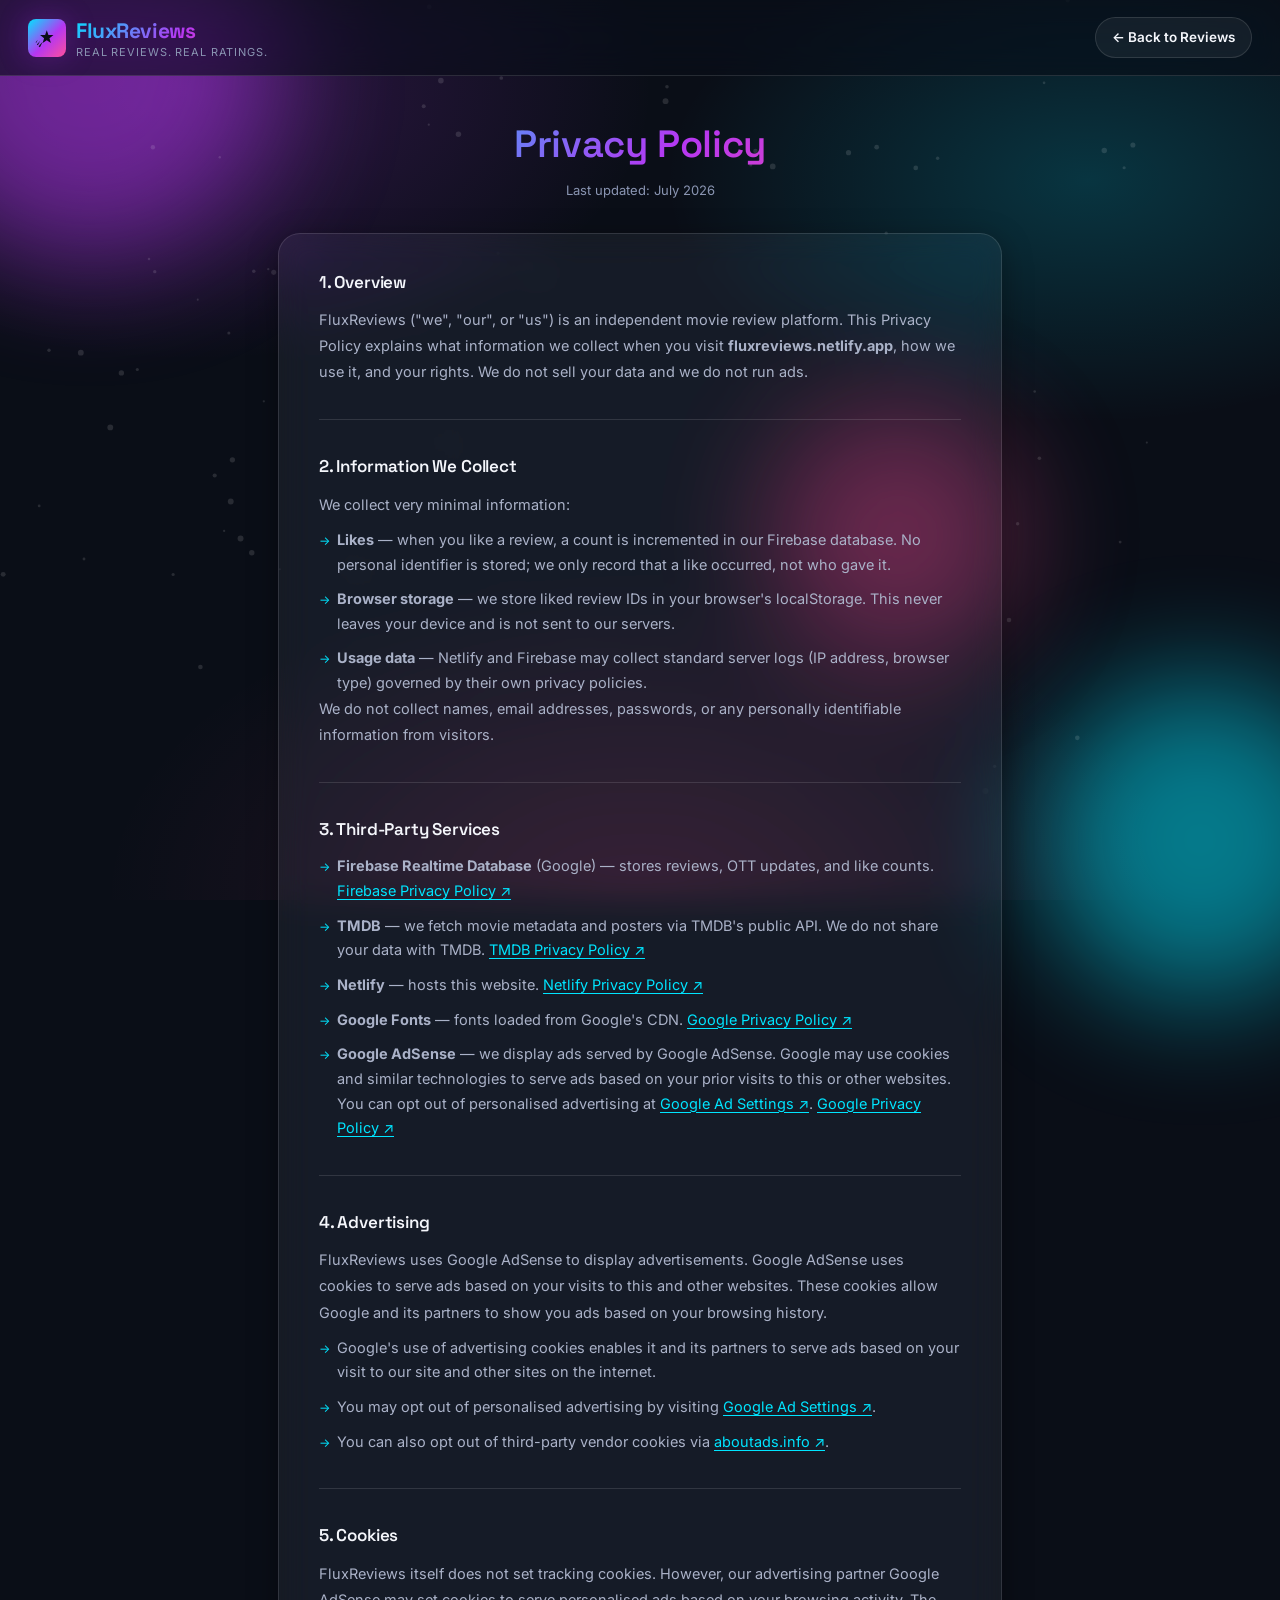
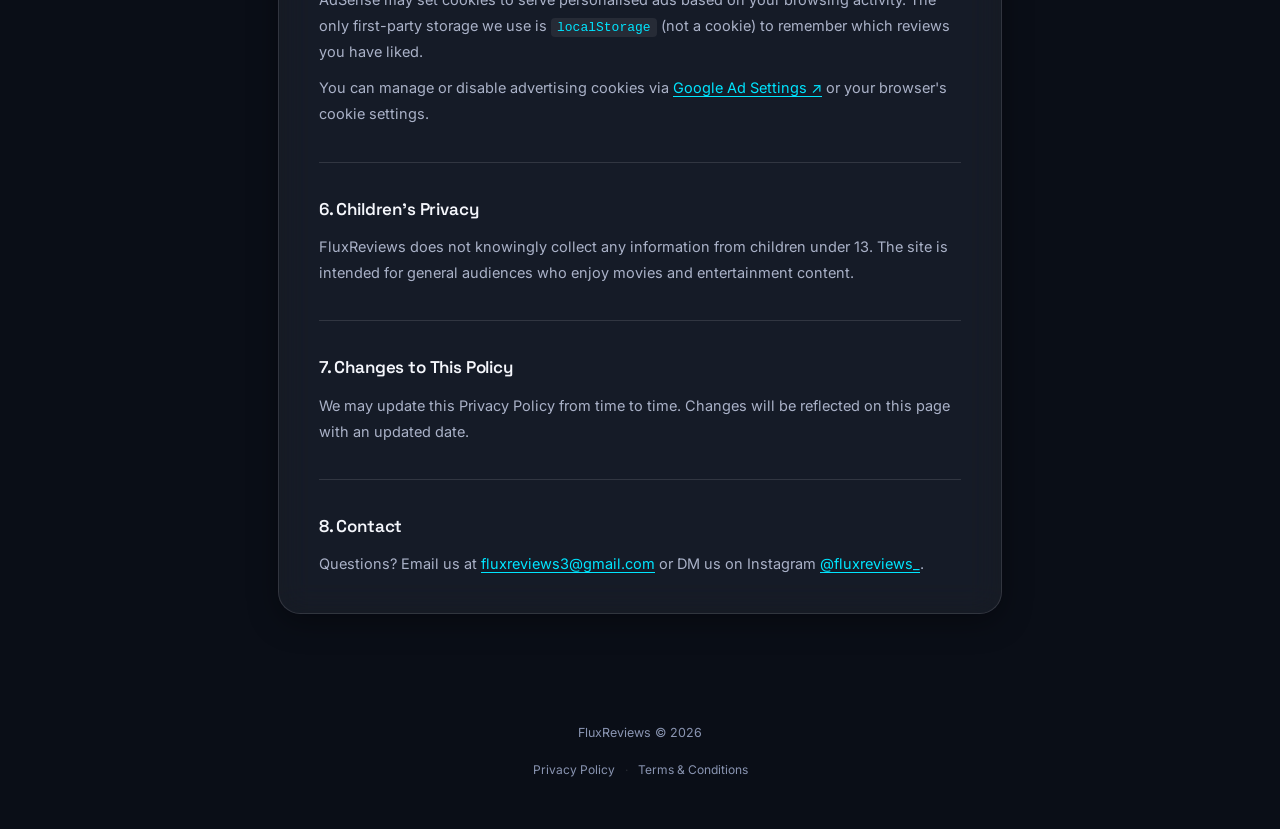
<file: privacy.html>
<!DOCTYPE html>
<html lang="en">
<head>
<meta charset="UTF-8" />
<meta name="viewport" content="width=device-width, initial-scale=1.0" />
<title>Privacy Policy — FluxReviews</title>
<meta name="description" content="FluxReviews Privacy Policy — how we handle your data." />
<link rel="icon" type="image/png" sizes="32x32" href="/favicon-32x32.png" />
<link rel="icon" type="image/svg+xml" href="/logo.svg" />
<link rel="apple-touch-icon" href="/apple-touch-icon.png" />
<link rel="preconnect" href="https://fonts.googleapis.com" />
<link rel="preconnect" href="https://fonts.gstatic.com" crossorigin />
<link href="https://fonts.googleapis.com/css2?family=Space+Grotesk:wght@500;600;700&family=Inter:wght@400;500;600;700&display=swap" rel="stylesheet" />
<link rel="stylesheet" href="/main.css" />
  <!-- Seasonal theme: Halloween 2026 (auto-ends 1 Dec 2026; delete these 2 lines + halloween.css/js to remove) -->
  <link rel="stylesheet" href="/halloween.css?v=1" />
  <script src="/halloween.js?v=1"></script>
</head>
<body>
<div class="bg-flux"></div>
<div class="orb orb-1"></div>
<div class="orb orb-2"></div>
<div class="orb orb-3"></div>

<header class="site-header">
  <div class="container header-inner">
    <a class="brand" href="/index.html">
      <div class="brand-mark">
        <svg class="brand-mark-icon" viewBox="0 0 100 100" fill="#0a0e17" xmlns="http://www.w3.org/2000/svg">
          <polygon points="20.87,90.01 15.13,85.99 32.91,66.7"/>
          <polygon points="12.05,81.43 7.95,78.57 21.47,63.62"/>
          <polygon points="5.31,70.92 2.69,69.08 12.03,58.53"/>
          <polygon points="50.0,18.0 57.05,38.29 78.53,38.73 61.41,51.71 67.63,72.27 50.0,60.0 32.37,72.27 38.59,51.71 21.47,38.73 42.95,38.29"/>
        </svg>
      </div>
      <div>
        <div class="brand-text">FluxReviews</div>
        <div class="brand-sub">Real reviews. Real ratings.</div>
      </div>
    </a>
    <div class="header-actions">
      <a class="nav-link-btn" href="/index.html">← Back to Reviews</a>
    </div>
  </div>
</header>

<main class="container legal-page">
  <div class="legal-header">
    <h1>Privacy Policy</h1>
    <p class="legal-date">Last updated: July 2026</p>
  </div>

  <div class="glass-panel legal-card">

    <div class="legal-section">
      <h2>1. Overview</h2>
      <p>FluxReviews ("we", "our", or "us") is an independent movie review platform. This Privacy Policy explains what information we collect when you visit <strong>fluxreviews.netlify.app</strong>, how we use it, and your rights. We do not sell your data and we do not run ads.</p>
    </div>

    <div class="legal-section">
      <h2>2. Information We Collect</h2>
      <p>We collect very minimal information:</p>
      <ul class="legal-list">
        <li><strong>Likes</strong> — when you like a review, a count is incremented in our Firebase database. No personal identifier is stored; we only record that a like occurred, not who gave it.</li>
        <li><strong>Browser storage</strong> — we store liked review IDs in your browser's localStorage. This never leaves your device and is not sent to our servers.</li>
        <li><strong>Usage data</strong> — Netlify and Firebase may collect standard server logs (IP address, browser type) governed by their own privacy policies.</li>
      </ul>
      <p>We do not collect names, email addresses, passwords, or any personally identifiable information from visitors.</p>
    </div>

    <div class="legal-section">
      <h2>3. Third-Party Services</h2>
      <ul class="legal-list">
        <li><strong>Firebase Realtime Database</strong> (Google) — stores reviews, OTT updates, and like counts. <a href="https://firebase.google.com/support/privacy" target="_blank" rel="noopener">Firebase Privacy Policy ↗</a></li>
        <li><strong>TMDB</strong> — we fetch movie metadata and posters via TMDB's public API. We do not share your data with TMDB. <a href="https://www.themoviedb.org/privacy-policy" target="_blank" rel="noopener">TMDB Privacy Policy ↗</a></li>
        <li><strong>Netlify</strong> — hosts this website. <a href="https://www.netlify.com/privacy/" target="_blank" rel="noopener">Netlify Privacy Policy ↗</a></li>
        <li><strong>Google Fonts</strong> — fonts loaded from Google's CDN. <a href="https://policies.google.com/privacy" target="_blank" rel="noopener">Google Privacy Policy ↗</a></li>
        <li><strong>Google AdSense</strong> — we display ads served by Google AdSense. Google may use cookies and similar technologies to serve ads based on your prior visits to this or other websites. You can opt out of personalised advertising at <a href="https://www.google.com/settings/ads" target="_blank" rel="noopener">Google Ad Settings ↗</a>. <a href="https://policies.google.com/privacy" target="_blank" rel="noopener">Google Privacy Policy ↗</a></li>
      </ul>
    </div>

    <div class="legal-section">
      <h2>4. Advertising</h2>
      <p>FluxReviews uses Google AdSense to display advertisements. Google AdSense uses cookies to serve ads based on your visits to this and other websites. These cookies allow Google and its partners to show you ads based on your browsing history.</p>
      <ul class="legal-list">
        <li>Google's use of advertising cookies enables it and its partners to serve ads based on your visit to our site and other sites on the internet.</li>
        <li>You may opt out of personalised advertising by visiting <a href="https://www.google.com/settings/ads" target="_blank" rel="noopener">Google Ad Settings ↗</a>.</li>
        <li>You can also opt out of third-party vendor cookies via <a href="https://www.aboutads.info/choices/" target="_blank" rel="noopener">aboutads.info ↗</a>.</li>
      </ul>
    </div>

    <div class="legal-section">
      <h2>5. Cookies</h2>
      <p>FluxReviews itself does not set tracking cookies. However, our advertising partner Google AdSense may set cookies to serve personalised ads based on your browsing activity. The only first-party storage we use is <code>localStorage</code> (not a cookie) to remember which reviews you have liked.</p>
      <p>You can manage or disable advertising cookies via <a href="https://www.google.com/settings/ads" target="_blank" rel="noopener">Google Ad Settings ↗</a> or your browser's cookie settings.</p>
    </div>

    <div class="legal-section">
      <h2>6. Children's Privacy</h2>
      <p>FluxReviews does not knowingly collect any information from children under 13. The site is intended for general audiences who enjoy movies and entertainment content.</p>
    </div>

    <div class="legal-section">
      <h2>7. Changes to This Policy</h2>
      <p>We may update this Privacy Policy from time to time. Changes will be reflected on this page with an updated date.</p>
    </div>

    <div class="legal-section">
      <h2>8. Contact</h2>
      <p>Questions? Email us at <a href="mailto:fluxreviews3@gmail.com">fluxreviews3@gmail.com</a> or DM us on Instagram <a href="https://www.instagram.com/fluxreviews_/" target="_blank" rel="noopener">@fluxreviews_</a>.</p>
    </div>

  </div>
</main>

<footer class="site-footer">
  <p class="footer-tagline">FluxReviews © 2026</p>
  <div class="footer-policy-links">
    <a href="/privacy.html">Privacy Policy</a>
    <span>·</span>
    <a href="/terms.html">Terms &amp; Conditions</a>
  </div>
</footer>

<script type="module" src="/particles.js"></script>
</body>
</html>
</file>
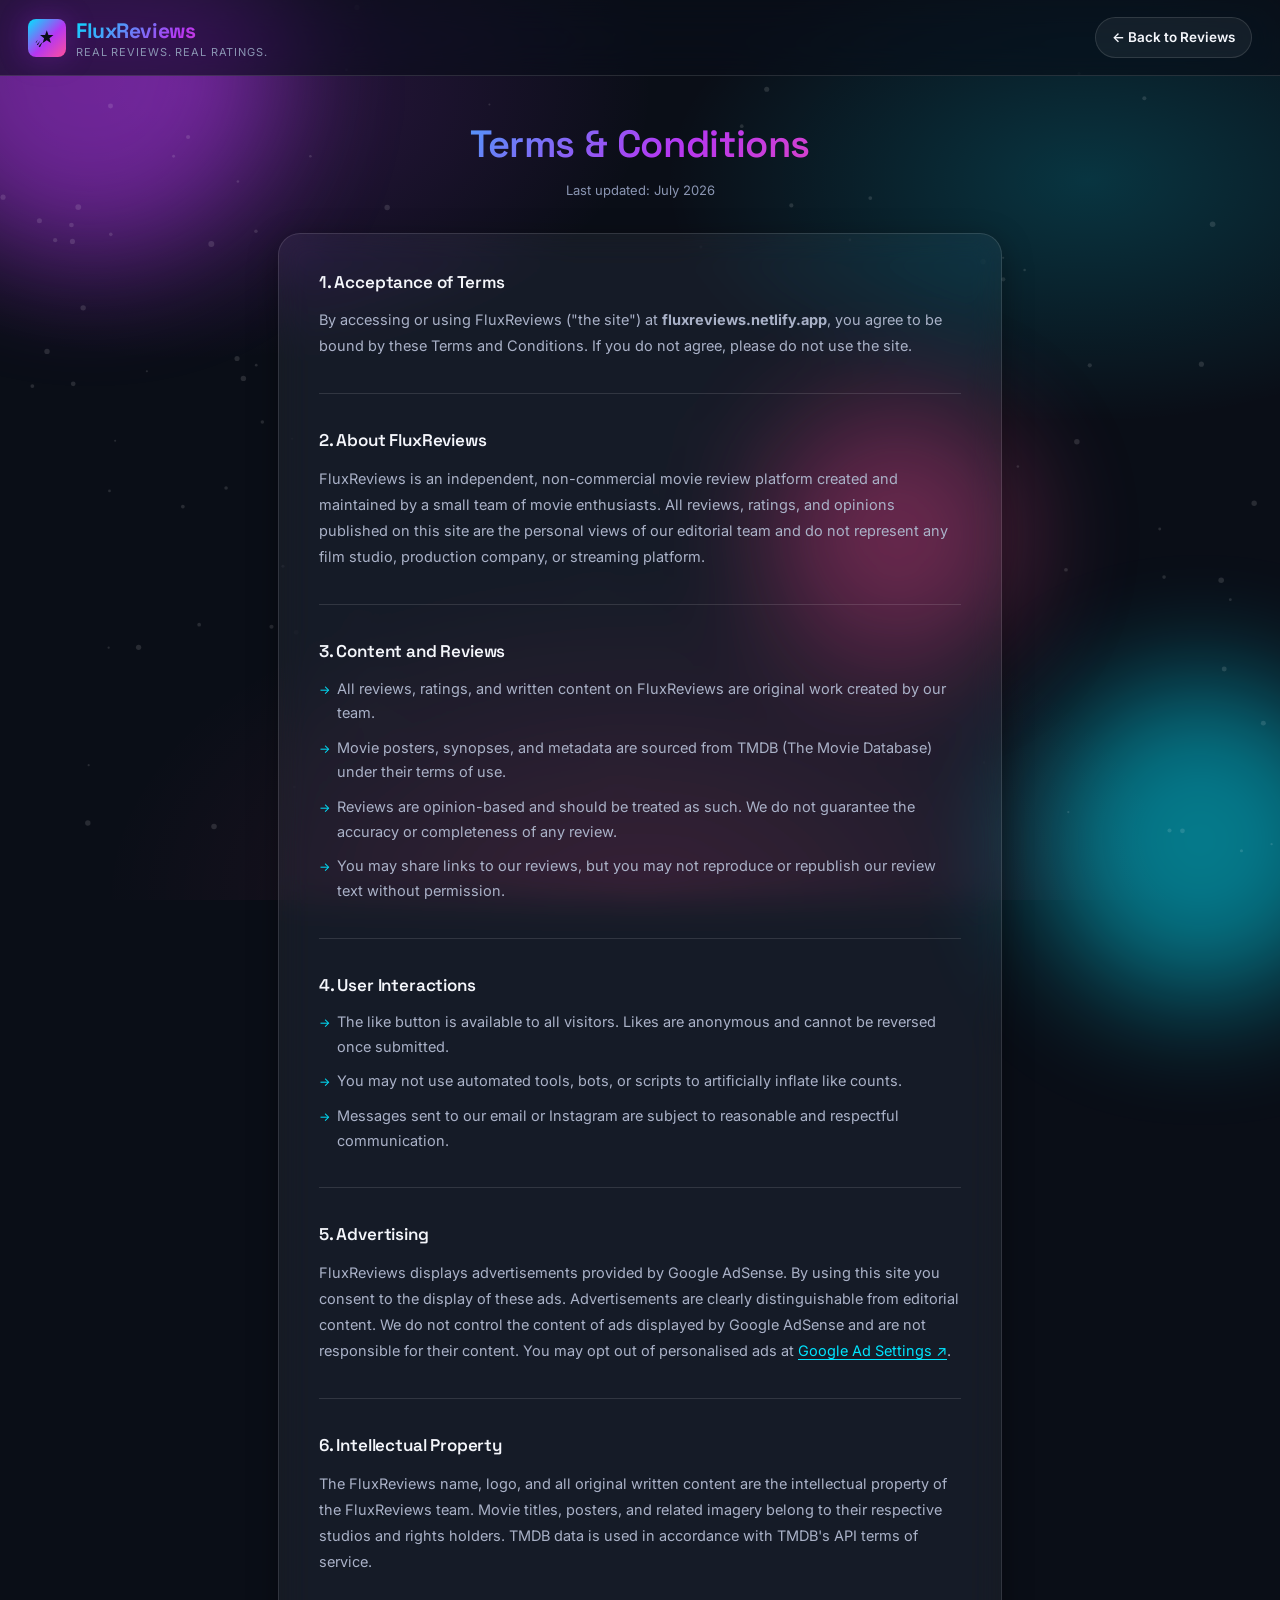
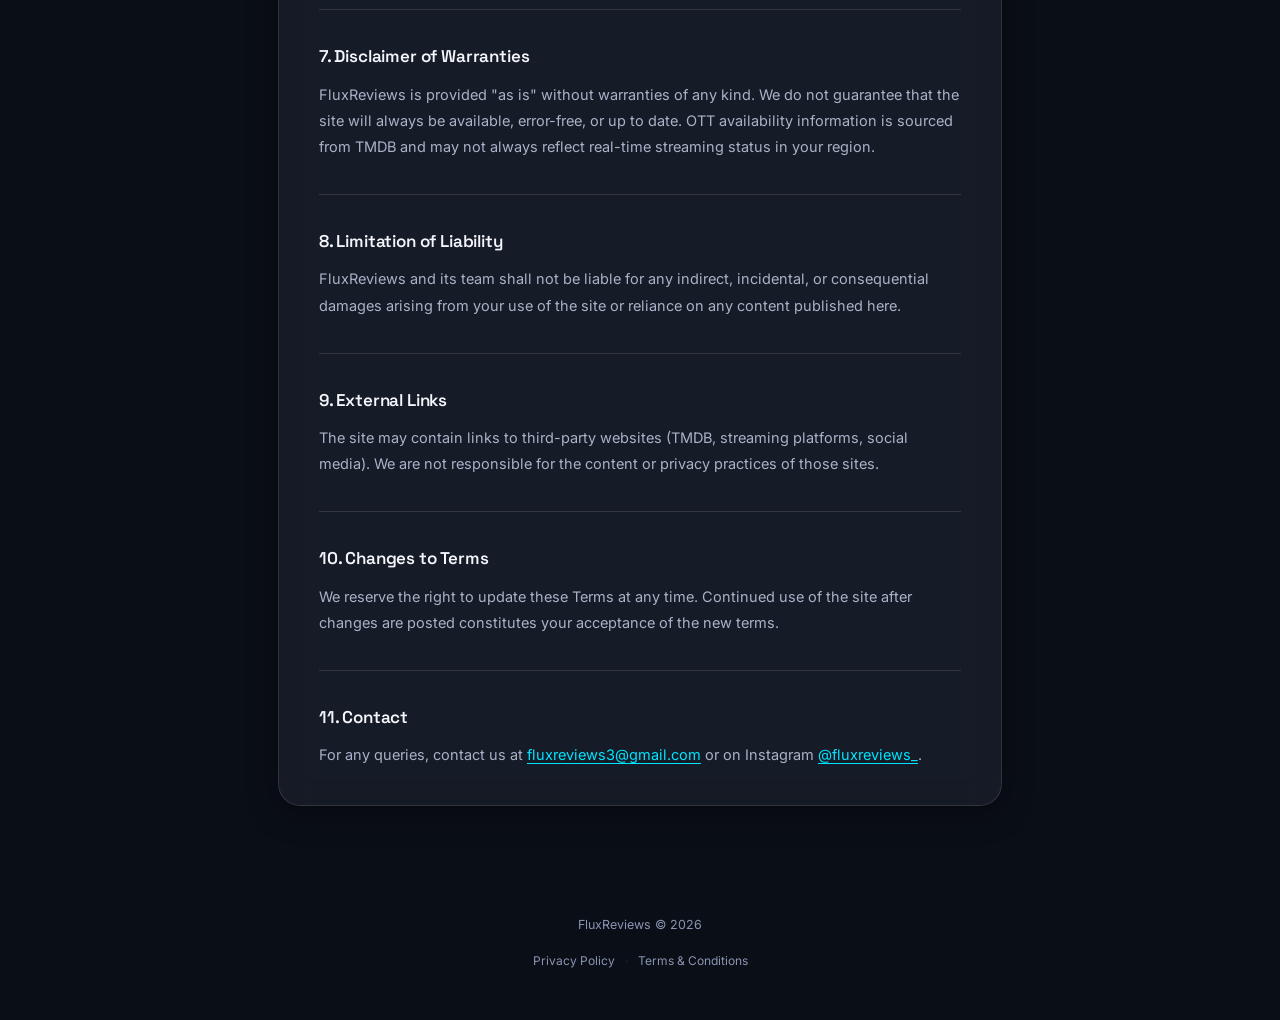
<file: terms.html>
<!DOCTYPE html>
<html lang="en">
<head>
<meta charset="UTF-8" />
<meta name="viewport" content="width=device-width, initial-scale=1.0" />
<title>Terms &amp; Conditions — FluxReviews</title>
<meta name="description" content="FluxReviews Terms and Conditions of use." />
<link rel="icon" type="image/png" sizes="32x32" href="/favicon-32x32.png" />
<link rel="icon" type="image/svg+xml" href="/logo.svg" />
<link rel="apple-touch-icon" href="/apple-touch-icon.png" />
<link rel="preconnect" href="https://fonts.googleapis.com" />
<link rel="preconnect" href="https://fonts.gstatic.com" crossorigin />
<link href="https://fonts.googleapis.com/css2?family=Space+Grotesk:wght@500;600;700&family=Inter:wght@400;500;600;700&display=swap" rel="stylesheet" />
<link rel="stylesheet" href="/main.css" />
  <!-- Seasonal theme: Halloween 2026 (auto-ends 1 Dec 2026; delete these 2 lines + halloween.css/js to remove) -->
  <link rel="stylesheet" href="/halloween.css?v=1" />
  <script src="/halloween.js?v=1"></script>
</head>
<body>
<div class="bg-flux"></div>
<div class="orb orb-1"></div>
<div class="orb orb-2"></div>
<div class="orb orb-3"></div>

<header class="site-header">
  <div class="container header-inner">
    <a class="brand" href="/index.html">
      <div class="brand-mark">
        <svg class="brand-mark-icon" viewBox="0 0 100 100" fill="#0a0e17" xmlns="http://www.w3.org/2000/svg">
          <polygon points="20.87,90.01 15.13,85.99 32.91,66.7"/>
          <polygon points="12.05,81.43 7.95,78.57 21.47,63.62"/>
          <polygon points="5.31,70.92 2.69,69.08 12.03,58.53"/>
          <polygon points="50.0,18.0 57.05,38.29 78.53,38.73 61.41,51.71 67.63,72.27 50.0,60.0 32.37,72.27 38.59,51.71 21.47,38.73 42.95,38.29"/>
        </svg>
      </div>
      <div>
        <div class="brand-text">FluxReviews</div>
        <div class="brand-sub">Real reviews. Real ratings.</div>
      </div>
    </a>
    <div class="header-actions">
      <a class="nav-link-btn" href="/index.html">← Back to Reviews</a>
    </div>
  </div>
</header>

<main class="container legal-page">
  <div class="legal-header">
    <h1>Terms &amp; Conditions</h1>
    <p class="legal-date">Last updated: July 2026</p>
  </div>

  <div class="glass-panel legal-card">

    <div class="legal-section">
      <h2>1. Acceptance of Terms</h2>
      <p>By accessing or using FluxReviews ("the site") at <strong>fluxreviews.netlify.app</strong>, you agree to be bound by these Terms and Conditions. If you do not agree, please do not use the site.</p>
    </div>

    <div class="legal-section">
      <h2>2. About FluxReviews</h2>
      <p>FluxReviews is an independent, non-commercial movie review platform created and maintained by a small team of movie enthusiasts. All reviews, ratings, and opinions published on this site are the personal views of our editorial team and do not represent any film studio, production company, or streaming platform.</p>
    </div>

    <div class="legal-section">
      <h2>3. Content and Reviews</h2>
      <ul class="legal-list">
        <li>All reviews, ratings, and written content on FluxReviews are original work created by our team.</li>
        <li>Movie posters, synopses, and metadata are sourced from TMDB (The Movie Database) under their terms of use.</li>
        <li>Reviews are opinion-based and should be treated as such. We do not guarantee the accuracy or completeness of any review.</li>
        <li>You may share links to our reviews, but you may not reproduce or republish our review text without permission.</li>
      </ul>
    </div>

    <div class="legal-section">
      <h2>4. User Interactions</h2>
      <ul class="legal-list">
        <li>The like button is available to all visitors. Likes are anonymous and cannot be reversed once submitted.</li>
        <li>You may not use automated tools, bots, or scripts to artificially inflate like counts.</li>
        <li>Messages sent to our email or Instagram are subject to reasonable and respectful communication.</li>
      </ul>
    </div>

    <div class="legal-section">
      <h2>5. Advertising</h2>
      <p>FluxReviews displays advertisements provided by Google AdSense. By using this site you consent to the display of these ads. Advertisements are clearly distinguishable from editorial content. We do not control the content of ads displayed by Google AdSense and are not responsible for their content. You may opt out of personalised ads at <a href="https://www.google.com/settings/ads" target="_blank" rel="noopener">Google Ad Settings ↗</a>.</p>
    </div>

    <div class="legal-section">
      <h2>6. Intellectual Property</h2>
      <p>The FluxReviews name, logo, and all original written content are the intellectual property of the FluxReviews team. Movie titles, posters, and related imagery belong to their respective studios and rights holders. TMDB data is used in accordance with TMDB's API terms of service.</p>
    </div>

    <div class="legal-section">
      <h2>7. Disclaimer of Warranties</h2>
      <p>FluxReviews is provided "as is" without warranties of any kind. We do not guarantee that the site will always be available, error-free, or up to date. OTT availability information is sourced from TMDB and may not always reflect real-time streaming status in your region.</p>
    </div>

    <div class="legal-section">
      <h2>8. Limitation of Liability</h2>
      <p>FluxReviews and its team shall not be liable for any indirect, incidental, or consequential damages arising from your use of the site or reliance on any content published here.</p>
    </div>

    <div class="legal-section">
      <h2>9. External Links</h2>
      <p>The site may contain links to third-party websites (TMDB, streaming platforms, social media). We are not responsible for the content or privacy practices of those sites.</p>
    </div>

    <div class="legal-section">
      <h2>10. Changes to Terms</h2>
      <p>We reserve the right to update these Terms at any time. Continued use of the site after changes are posted constitutes your acceptance of the new terms.</p>
    </div>

    <div class="legal-section">
      <h2>11. Contact</h2>
      <p>For any queries, contact us at <a href="mailto:fluxreviews3@gmail.com">fluxreviews3@gmail.com</a> or on Instagram <a href="https://www.instagram.com/fluxreviews_/" target="_blank" rel="noopener">@fluxreviews_</a>.</p>
    </div>

  </div>
</main>

<footer class="site-footer">
  <p class="footer-tagline">FluxReviews © 2026</p>
  <div class="footer-policy-links">
    <a href="/privacy.html">Privacy Policy</a>
    <span>·</span>
    <a href="/terms.html">Terms &amp; Conditions</a>
  </div>
</footer>

<script type="module" src="/particles.js"></script>
</body>
</html>
</file>
<file: main.css>
/* =========================================================
   FluxReviews — Shared Stylesheet
   Used by admin.html and viewer.html
   ========================================================= */

:root {
  /* Color system */
  --bg-primary: #0a0e17;
  --bg-secondary: #10141f;
  --bg-elevated: #151a28;
  --glass-bg: rgba(255, 255, 255, 0.055);
  --glass-bg-strong: rgba(255, 255, 255, 0.09);
  --glass-border: rgba(255, 255, 255, 0.12);
  --glass-border-strong: rgba(255, 255, 255, 0.22);

  --accent-cyan: #00e5ff;
  --accent-violet: #b537f2;
  --accent-pink: #ff4f9a;
  --accent-gradient: linear-gradient(135deg, var(--accent-cyan) 0%, var(--accent-violet) 55%, var(--accent-pink) 100%);
  --accent-gradient-soft: linear-gradient(135deg, rgba(0, 229, 255, 0.18), rgba(181, 55, 242, 0.18));

  --gold: #ffce54;
  --gold-dim: rgba(255, 206, 84, 0.25);

  --text-primary: #f4f6fb;
  --text-secondary: #aab2c8;
  --text-muted: #8a95b2;

  --danger: #ff5470;
  --danger-soft: rgba(255, 84, 112, 0.15);
  --success: #2ee6a6;
  --success-soft: rgba(46, 230, 166, 0.15);

  --radius-sm: 8px;
  --radius-md: 14px;
  --radius-lg: 22px;
  --radius-full: 999px;

  --shadow-soft: 0 8px 30px rgba(0, 0, 0, 0.35);
  --shadow-strong: 0 20px 60px rgba(0, 0, 0, 0.5);
  --shadow-glow-cyan: 0 0 30px rgba(0, 229, 255, 0.25);
  --shadow-glow-violet: 0 0 30px rgba(181, 55, 242, 0.25);

  --ease: cubic-bezier(0.4, 0, 0.2, 1);
  --transition-fast: 0.18s var(--ease);
  --transition: 0.3s var(--ease);
  --transition-slow: 0.55s var(--ease);

  --font-display: 'Space Grotesk', 'Segoe UI', sans-serif;
  --font-body: 'Inter', 'Segoe UI', sans-serif;

  --header-h: 76px;
}

/* ---------- Reset ---------- */
* {
  margin: 0;
  padding: 0;
  box-sizing: border-box;
}

html {
  scroll-behavior: smooth;
}

body {
  font-family: var(--font-body);
  background: var(--bg-primary);
  color: var(--text-primary);
  min-height: 100vh;
  overflow-x: hidden;
  position: relative;
  line-height: 1.5;
  -webkit-font-smoothing: antialiased;
}

body.admin-body {
  overflow: hidden;
  height: 100vh;
}

img {
  max-width: 100%;
  display: block;
}

button {
  font-family: inherit;
  cursor: pointer;
  border: none;
  background: none;
  color: inherit;
}

input,
textarea,
select {
  font-family: inherit;
  color: inherit;
}

a {
  color: inherit;
  text-decoration: none;
}

ul {
  list-style: none;
}

h1,
h2,
h3,
h4 {
  font-family: var(--font-display);
  font-weight: 600;
  letter-spacing: -0.01em;
}

:focus-visible {
  outline: 2px solid var(--accent-cyan);
  outline-offset: 2px;
  border-radius: var(--radius-sm);
}

/* ---------- Animated background ---------- */
.bg-flux {
  position: fixed;
  inset: 0;
  z-index: -2;
  background:
    radial-gradient(ellipse 60% 50% at 15% 10%, rgba(181, 55, 242, 0.22), transparent 60%),
    radial-gradient(ellipse 55% 45% at 85% 20%, rgba(0, 229, 255, 0.18), transparent 60%),
    radial-gradient(ellipse 70% 60% at 50% 100%, rgba(255, 79, 154, 0.12), transparent 60%),
    var(--bg-primary);
}

.bg-flux::after {
  content: "";
  position: absolute;
  inset: 0;
  background-image:
    repeating-linear-gradient(0deg, rgba(255, 255, 255, 0.015) 0px, transparent 1px, transparent 2px);
  opacity: 0.5;
  mix-blend-mode: overlay;
}

.orb {
  position: fixed;
  border-radius: 50%;
  filter: blur(60px);
  opacity: 0.5;
  z-index: -1;
  pointer-events: none;
  animation: floatOrb 18s ease-in-out infinite;
}

.orb-1 {
  width: 380px;
  height: 380px;
  background: var(--accent-violet);
  top: -120px;
  left: -100px;
  animation-delay: 0s;
}

.orb-2 {
  width: 320px;
  height: 320px;
  background: var(--accent-cyan);
  bottom: -100px;
  right: -80px;
  animation-delay: -6s;
}

.orb-3 {
  width: 260px;
  height: 260px;
  background: var(--accent-pink);
  top: 45%;
  left: 60%;
  animation-delay: -12s;
  opacity: 0.3;
}

@keyframes floatOrb {

  0%,
  100% {
    transform: translate(0, 0) scale(1);
  }

  33% {
    transform: translate(30px, -40px) scale(1.08);
  }

  66% {
    transform: translate(-25px, 25px) scale(0.95);
  }
}

/* ---------- Scrollbar ---------- */
::-webkit-scrollbar {
  width: 10px;
  height: 10px;
}

::-webkit-scrollbar-track {
  background: var(--bg-secondary);
}

::-webkit-scrollbar-thumb {
  background: var(--accent-violet);
  background: var(--accent-gradient);
  border-radius: var(--radius-full);
}

.form-card::-webkit-scrollbar-track,
.form-card form::-webkit-scrollbar-track,
.list-section::-webkit-scrollbar-track {
  background: rgba(255, 255, 255, 0.02);
  border-radius: var(--radius-full);
}

::-webkit-scrollbar-thumb:hover {
  filter: brightness(1.15);
}

* {
  scrollbar-width: thin;
  scrollbar-color: var(--accent-violet) var(--bg-secondary);
}

/* ---------- Layout ---------- */
.container {
  max-width: 1360px;
  margin: 0 auto;
  padding: 0 28px;
}

/* ---------- Header ---------- */
.site-header {
  position: sticky;
  top: 0;
  z-index: 100;
  height: var(--header-h);
  display: flex;
  align-items: center;
  backdrop-filter: blur(18px) saturate(140%);
  -webkit-backdrop-filter: blur(18px) saturate(140%);
  background: rgba(10, 14, 23, 0.65);
  border-bottom: 1px solid var(--glass-border);
}

.header-inner {
  display: flex;
  align-items: center;
  justify-content: space-between;
  gap: 20px;
  width: 100%;
}

.brand {
  display: flex;
  align-items: center;
  gap: 10px;
  flex-shrink: 0;
  transition: var(--transition-fast);
}

.brand:hover {
  opacity: 0.85;
}

.brand-mark {
  width: 38px;
  height: 38px;
  border-radius: var(--radius-sm);
  background: var(--accent-gradient);
  display: flex;
  align-items: center;
  justify-content: center;
  font-family: var(--font-display);
  font-weight: 700;
  font-size: 18px;
  color: #0a0e17;
  position: relative;
  overflow: hidden;
  box-shadow: var(--shadow-glow-violet);
}

.brand-mark-icon {
  width: 62%;
  height: 62%;
}

.brand-mark::after {
  content: "";
  position: absolute;
  top: 0;
  left: -150%;
  width: 60%;
  height: 100%;
  background: linear-gradient(120deg, transparent, rgba(255, 255, 255, 0.65), transparent);
  animation: scanStreak 3.2s ease-in-out infinite;
}

@keyframes scanStreak {
  0% {
    left: -150%;
  }

  60% {
    left: 150%;
  }

  100% {
    left: 150%;
  }
}

.brand-text {
  font-family: var(--font-display);
  font-size: 21px;
  font-weight: 700;
  background: var(--accent-gradient);
  -webkit-background-clip: text;
  background-clip: text;
  color: transparent;
  letter-spacing: -0.02em;
}

.brand-sub {
  font-size: 11px;
  color: var(--text-muted);
  letter-spacing: 0.08em;
  text-transform: uppercase;
  margin-top: -2px;
}

.header-actions {
  display: flex;
  align-items: center;
  gap: 14px;
}

.live-badge {
  display: flex;
  align-items: center;
  gap: 6px;
  font-size: 12px;
  color: var(--text-secondary);
  padding: 6px 12px;
  border-radius: var(--radius-full);
  background: var(--glass-bg);
  border: 1px solid var(--glass-border);
}

.live-dot {
  width: 7px;
  height: 7px;
  border-radius: 50%;
  background: var(--success);
  box-shadow: 0 0 0 0 rgba(46, 230, 166, 0.6);
  animation: pulseDot 1.8s ease-out infinite;
}

@keyframes pulseDot {
  0% {
    box-shadow: 0 0 0 0 rgba(46, 230, 166, 0.55);
  }

  70% {
    box-shadow: 0 0 0 7px rgba(46, 230, 166, 0);
  }

  100% {
    box-shadow: 0 0 0 0 rgba(46, 230, 166, 0);
  }
}

.nav-link-btn {
  display: inline-flex;
  align-items: center;
  gap: 6px;
  padding: 9px 16px;
  font-size: 13.5px;
  font-weight: 600;
  border-radius: var(--radius-full);
  background: var(--glass-bg);
  border: 1px solid var(--glass-border);
  color: var(--text-primary);
  transition: var(--transition-fast);
}

.nav-link-btn:hover {
  border-color: var(--glass-border-strong);
  background: var(--glass-bg-strong);
  transform: translateY(-1px);
}

/* ---------- Glass panel base ---------- */
.glass-panel {
  background: var(--glass-bg);
  border: 1px solid var(--glass-border);
  border-radius: var(--radius-lg);
  backdrop-filter: blur(16px) saturate(140%);
  -webkit-backdrop-filter: blur(16px) saturate(140%);
  box-shadow: var(--shadow-soft);
}

/* ---------- Buttons ---------- */
.btn {
  display: inline-flex;
  align-items: center;
  justify-content: center;
  gap: 8px;
  padding: 12px 22px;
  border-radius: var(--radius-full);
  font-size: 14.5px;
  font-weight: 600;
  transition: var(--transition-fast);
  white-space: nowrap;
}

.btn-primary {
  background: var(--accent-gradient);
  color: #0a0e17;
  box-shadow: 0 6px 22px rgba(181, 55, 242, 0.32);
}

.btn-primary:hover {
  filter: brightness(1.08);
  transform: translateY(-2px);
}

.btn-primary:active {
  transform: translateY(0);
}

.btn-ghost {
  background: var(--glass-bg);
  border: 1px solid var(--glass-border);
  color: var(--text-primary);
}

.btn-ghost:hover {
  background: var(--glass-bg-strong);
  border-color: var(--glass-border-strong);
}

.btn-danger {
  background: var(--danger-soft);
  border: 1px solid rgba(255, 84, 112, 0.4);
  color: #ffb3c0;
}

.btn-danger:hover {
  background: rgba(255, 84, 112, 0.25);
}

.btn-block {
  width: 100%;
}

.btn:disabled {
  opacity: 0.5;
  cursor: not-allowed;
  transform: none !important;
}

.icon-btn {
  width: 38px;
  height: 38px;
  border-radius: 50%;
  display: flex;
  align-items: center;
  justify-content: center;
  background: var(--glass-bg);
  border: 1px solid var(--glass-border);
  transition: var(--transition-fast);
  font-size: 15px;
}

.icon-btn:hover {
  background: var(--glass-bg-strong);
  transform: translateY(-1px) scale(1.05);
}

.icon-btn.danger:hover {
  background: var(--danger-soft);
  border-color: rgba(255, 84, 112, 0.5);
  color: #ffb3c0;
}

/* ---------- Form elements ---------- */
.form-group {
  margin-bottom: 18px;
}

.form-label {
  display: block;
  font-size: 13px;
  font-weight: 600;
  color: var(--text-secondary);
  margin-bottom: 8px;
  letter-spacing: 0.01em;
}

.form-label .req {
  color: var(--accent-pink);
}

.input,
.textarea,
.select {
  width: 100%;
  padding: 12px 14px;
  background: rgba(255, 255, 255, 0.04);
  border: 1px solid var(--glass-border);
  border-radius: var(--radius-md);
  color: var(--text-primary);
  font-size: 14.5px;
  transition: var(--transition-fast);
}

.input::placeholder,
.textarea::placeholder {
  color: var(--text-muted);
}

.input:focus,
.textarea:focus,
.select:focus {
  border-color: var(--accent-cyan);
  background: rgba(255, 255, 255, 0.06);
  box-shadow: 0 0 0 3px rgba(0, 229, 255, 0.12);
}

.textarea {
  resize: vertical;
  min-height: 120px;
  line-height: 1.6;
}

.select {
  appearance: none;
  background-image: url("data:image/svg+xml,%3Csvg xmlns='http://www.w3.org/2000/svg' width='14' height='14' viewBox='0 0 24 24' fill='none' stroke='%23aab2c8' stroke-width='2'%3E%3Cpath d='M6 9l6 6 6-6'/%3E%3C/svg%3E");
  background-repeat: no-repeat;
  background-position: right 14px center;
  padding-right: 36px;
}

.select option {
  background: var(--bg-elevated);
  color: var(--text-primary);
}

.form-row {
  display: grid;
  grid-template-columns: 1fr 1fr;
  gap: 16px;
}

.form-hint {
  font-size: 12px;
  color: var(--text-muted);
  margin-top: 6px;
}

/* Poster preview */
.poster-preview {
  width: 100%;
  aspect-ratio: 2 / 3;
  max-width: 160px;
  border-radius: var(--radius-md);
  background: var(--bg-elevated);
  border: 1px dashed var(--glass-border);
  display: flex;
  align-items: center;
  justify-content: center;
  overflow: hidden;
  color: var(--text-muted);
  font-size: 12px;
  text-align: center;
  margin-top: 10px;
}

.poster-preview img {
  width: 100%;
  height: 100%;
  object-fit: cover;
}

/* Chips (genres) */
.chip-cloud {
  display: flex;
  flex-wrap: wrap;
  gap: 8px;
  max-height: 180px;
  overflow-y: auto;
  padding: 4px 2px;
}

.chip {
  padding: 7px 14px;
  border-radius: var(--radius-full);
  background: rgba(255, 255, 255, 0.04);
  border: 1px solid var(--glass-border);
  font-size: 13px;
  font-weight: 500;
  color: var(--text-secondary);
  transition: var(--transition-fast);
  user-select: none;
}

.chip:hover {
  border-color: var(--glass-border-strong);
  color: var(--text-primary);
}

.chip.selected {
  background: var(--accent-gradient);
  color: #0a0e17;
  border-color: transparent;
  font-weight: 700;
  box-shadow: 0 4px 16px rgba(181, 55, 242, 0.3);
}

.genre-tag {
  padding: 4px 11px;
  font-size: 11.5px;
  font-weight: 600;
  border-radius: var(--radius-full);
  background: rgba(255, 255, 255, 0.07);
  border: 1px solid var(--glass-border);
  color: var(--text-secondary);
  white-space: nowrap;
}

.genre-tag.clickable {
  cursor: pointer;
  transition: var(--transition-fast);
}

.genre-tag.clickable:hover {
  background: var(--accent-gradient);
  color: #0a0e17;
  border-color: transparent;
  transform: translateY(-1px);
}

/* Cast tags */
.tag-row {
  display: flex;
  flex-wrap: wrap;
  gap: 6px;
  margin-top: 8px;
}

.cast-tag {
  font-size: 12px;
  padding: 4px 10px;
  border-radius: var(--radius-full);
  background: rgba(0, 229, 255, 0.08);
  border: 1px solid rgba(0, 229, 255, 0.25);
  color: #9fe9f5;
}

/* Range rating slider */
.rating-control {
  display: flex;
  align-items: center;
  gap: 16px;
}

.rating-control input[type="range"] {
  flex: 1;
  height: 6px;
  border-radius: var(--radius-full);
  background: rgba(255, 255, 255, 0.1);
  outline: none;
  accent-color: var(--accent-cyan);
}

.rating-value {
  font-family: var(--font-display);
  font-size: 20px;
  font-weight: 700;
  color: var(--gold);
  min-width: 64px;
  text-align: right;
}

/* ---------- Toolbar (search / filter / sort) ---------- */
.toolbar {
  display: flex;
  flex-wrap: wrap;
  gap: 12px;
  align-items: center;
  margin-bottom: 28px;
}

.search-box {
  position: relative;
  flex: 1;
  min-width: 220px;
}

.search-box input {
  width: 100%;
  padding: 12px 16px 12px 42px;
  background: var(--glass-bg);
  border: 1px solid var(--glass-border);
  border-radius: var(--radius-full);
  color: var(--text-primary);
  font-size: 14.5px;
  transition: var(--transition-fast);
}

.search-box input:focus {
  border-color: var(--accent-cyan);
  box-shadow: 0 0 0 3px rgba(0, 229, 255, 0.12);
}

.search-box .icon {
  position: absolute;
  left: 16px;
  top: 50%;
  transform: translateY(-50%);
  color: var(--text-muted);
  font-size: 15px;
}

.toolbar .select {
  width: auto;
  min-width: 150px;
  border-radius: var(--radius-full);
  background-color: var(--glass-bg);
}

/* ---------- Movie grid & card ---------- */
.movie-grid {
  display: grid;
  grid-template-columns: repeat(auto-fill, minmax(230px, 1fr));
  gap: 24px;
  padding-bottom: 60px;
}

/* ---------- AdSense ad slots inside the review grid ---------- */
.ad-slot-wrap {
  grid-column: 1 / -1;
  display: flex;
  flex-direction: column;
  align-items: center;
  gap: 4px;
  padding: 6px 0;
}
.ad-slot-label {
  font-size: 10px;
  color: var(--text-muted);
  letter-spacing: 0.06em;
  text-transform: uppercase;
  align-self: flex-start;
}
.ad-slot-ins {
  display: block;
  width: 100%;
  min-height: 90px;
}

.movie-card {
  position: relative;
  border-radius: var(--radius-lg);
  overflow: hidden;
  background: var(--glass-bg);
  border: 1px solid var(--glass-border);
  transition: transform var(--transition), box-shadow var(--transition), border-color var(--transition);
  cursor: pointer;
  opacity: 0;
  transform: translateY(16px);
  animation: cardIn 0.55s var(--ease) forwards;
}

@keyframes cardIn {
  to {
    opacity: 1;
    transform: translateY(0);
  }
}

.movie-card:hover {
  transform: translateY(-8px) scale(1.015);
  border-color: var(--glass-border-strong);
  box-shadow: var(--shadow-strong), var(--shadow-glow-violet);
  z-index: 2;
}

.poster-wrap {
  position: relative;
  width: 100%;
  aspect-ratio: 2 / 3;
  overflow: hidden;
  background: var(--bg-elevated);
}

.poster-wrap img {
  width: 100%;
  height: 100%;
  object-fit: cover;
  transition: transform 0.5s var(--ease);
}

.movie-card:hover .poster-wrap img {
  transform: scale(1.08);
}

.poster-fallback {
  position: absolute;
  inset: 0;
  display: flex;
  align-items: center;
  justify-content: center;
  font-size: 13px;
  color: var(--text-muted);
  text-align: center;
  padding: 16px;
}

.poster-gradient {
  position: absolute;
  left: 0;
  right: 0;
  bottom: 0;
  height: 65%;
  background: linear-gradient(to top, rgba(8, 10, 16, 0.96) 10%, transparent 100%);
  pointer-events: none;
}

.card-rating-badge {
  position: absolute;
  top: 12px;
  right: 12px;
  display: flex;
  align-items: center;
  gap: 4px;
  padding: 5px 10px;
  border-radius: var(--radius-full);
  background: rgba(10, 14, 23, 0.72);
  backdrop-filter: blur(6px);
  border: 1px solid rgba(255, 206, 84, 0.4);
  font-size: 12.5px;
  font-weight: 700;
  color: var(--gold);
}

.card-body {
  position: absolute;
  left: 0;
  right: 0;
  bottom: 0;
  padding: 16px 14px 14px;
}

.card-title {
  font-family: var(--font-display);
  font-size: 16.5px;
  font-weight: 700;
  margin-bottom: 5px;
  line-height: 1.25;
}

.card-meta {
  display: flex;
  align-items: center;
  gap: 8px;
  font-size: 12.5px;
  color: var(--text-secondary);
  margin-bottom: 8px;
}

.card-meta .dot {
  width: 3px;
  height: 3px;
  border-radius: 50%;
  background: var(--text-muted);
}

.card-genres {
  display: flex;
  flex-wrap: wrap;
  gap: 5px;
  margin-bottom: 8px;
}

.card-snippet {
  font-size: 12.5px;
  color: var(--text-secondary);
  line-height: 1.5;
  max-height: 0;
  overflow: hidden;
  opacity: 0;
  transition: max-height var(--transition), opacity var(--transition), margin var(--transition);
}

.movie-card:hover .card-snippet {
  max-height: 60px;
  opacity: 1;
  margin-bottom: 8px;
}

.card-footer {
  display: flex;
  align-items: center;
  justify-content: space-between;
  margin-top: 6px;
}

.card-admin-actions {
  display: flex;
  gap: 8px;
}

/* ---------- Star rating display (5-star fill from /10 score) ---------- */
.star-rating {
  position: relative;
  display: inline-flex;
  font-size: 15px;
  line-height: 1;
  letter-spacing: 2px;
}

.stars-bg,
.stars-fg {
  white-space: nowrap;
}

.stars-bg {
  color: rgba(255, 255, 255, 0.18);
}

.stars-fg {
  position: absolute;
  top: 0;
  left: 0;
  overflow: hidden;
  width: 0;
  color: var(--gold);
  text-shadow: 0 0 12px rgba(255, 206, 84, 0.5);
  transition: width 1.1s cubic-bezier(0.16, 1, 0.3, 1);
}

.star-rating.filled .stars-fg {
  width: var(--rating-pct);
}

.rating-num {
  font-weight: 700;
  color: var(--gold);
}

/* ---------- Like (heart) button ---------- */
.heart-btn {
  display: inline-flex;
  align-items: center;
  gap: 6px;
  font-size: 13px;
  font-weight: 600;
  color: var(--text-secondary);
  padding: 7px 12px;
  border-radius: var(--radius-full);
  background: var(--glass-bg);
  border: 1px solid var(--glass-border);
  transition: var(--transition-fast);
}

.heart-btn:hover {
  border-color: rgba(255, 79, 154, 0.5);
  color: #ffb8d4;
}

.heart-btn .heart-icon {
  font-size: 15px;
  transition: transform 0.25s var(--ease);
  display: inline-block;
}

.heart-btn.liked {
  color: var(--accent-pink);
  border-color: rgba(255, 79, 154, 0.5);
  background: rgba(255, 79, 154, 0.1);
}

.heart-btn.bounce .heart-icon {
  animation: heartBounce 0.5s var(--ease);
}

@keyframes heartBounce {
  0% {
    transform: scale(1);
  }

  30% {
    transform: scale(1.5) rotate(-8deg);
  }

  55% {
    transform: scale(0.85) rotate(4deg);
  }

  100% {
    transform: scale(1);
  }
}

.share-btn {
  display: inline-flex;
  align-items: center;
  gap: 6px;
  font-size: 13px;
  font-weight: 600;
  color: var(--text-secondary);
  padding: 7px 12px;
  border-radius: var(--radius-full);
  background: var(--glass-bg);
  border: 1px solid var(--glass-border);
  transition: var(--transition-fast);
}

.share-btn:hover {
  border-color: var(--accent-cyan);
  color: #9fe9f5;
}

/* ---------- Modal ---------- */
.modal-overlay {
  position: fixed;
  inset: 0;
  background: rgba(6, 8, 14, 0.7);
  backdrop-filter: blur(10px);
  -webkit-backdrop-filter: blur(10px);
  display: flex;
  align-items: center;
  justify-content: center;
  padding: 24px;
  z-index: 1000;
  opacity: 0;
  pointer-events: none;
  transition: opacity var(--transition);
}

.modal-overlay.active {
  opacity: 1;
  pointer-events: auto;
}

.modal-card {
  width: 100%;
  max-width: 880px;
  max-height: 88vh;
  position: relative;
  overflow: hidden;
  background: rgba(10, 14, 23, 0.85);
  border: 1px solid var(--glass-border-strong);
  border-radius: var(--radius-lg);
  box-shadow: var(--shadow-strong);
  transform: scale(0.92) translateY(20px);
  opacity: 0;
  transition: transform var(--transition-slow), opacity var(--transition-slow);
}

.modal-overlay.active .modal-card {
  transform: scale(1) translateY(0);
  opacity: 1;
}

.modal-bg-blur {
  position: absolute;
  inset: 0;
  background-size: cover;
  background-position: center;
  filter: blur(60px) saturate(1.6) brightness(0.48);
  opacity: 0.38;
  z-index: 0;
  pointer-events: none;
}

.modal-scroll-inner {
  max-height: 88vh;
  overflow-y: auto;
  display: grid;
  grid-template-columns: 300px 1fr;
  position: relative;
  z-index: 1;
}

.modal-poster {
  position: relative;
  background: var(--bg-elevated);
  min-height: 280px;
}

.modal-poster img {
  width: 100%;
  height: 100%;
  object-fit: cover;
}

.modal-content {
  padding: 32px 32px 32px 28px;
  position: relative;
}

.modal-close {
  position: absolute;
  top: 16px;
  right: 16px;
  width: 36px;
  height: 36px;
  border-radius: 50%;
  background: rgba(10, 14, 23, 0.55);
  border: 1px solid var(--glass-border);
  display: flex;
  align-items: center;
  justify-content: center;
  font-size: 18px;
  z-index: 20;
  transition: var(--transition-fast);
}

.modal-close:hover {
  background: rgba(255, 84, 112, 0.25);
  border-color: var(--danger);
  transform: rotate(90deg);
}

.modal-title {
  font-size: 28px;
  margin-bottom: 6px;
  padding-right: 40px;
}

.modal-meta-row {
  display: flex;
  align-items: center;
  gap: 10px;
  flex-wrap: wrap;
  color: var(--text-secondary);
  font-size: 13.5px;
  margin-bottom: 16px;
}

.modal-section {
  margin-bottom: 18px;
}

.modal-section-label {
  font-size: 11.5px;
  text-transform: uppercase;
  letter-spacing: 0.08em;
  color: var(--text-muted);
  margin-bottom: 8px;
  font-weight: 700;
}

.modal-genres {
  display: flex;
  flex-wrap: wrap;
  gap: 6px;
}

.modal-review-text {
  font-size: 14.5px;
  line-height: 1.75;
  color: var(--text-secondary);
  white-space: pre-wrap;
}

.modal-actions {
  display: flex;
  gap: 10px;
  margin-top: 22px;
  flex-wrap: wrap;
}

/* ---------- Toasts ---------- */
.toast-container {
  position: fixed;
  bottom: 26px;
  right: 26px;
  display: flex;
  flex-direction: column;
  gap: 10px;
  z-index: 2000;
}

.toast {
  display: flex;
  align-items: center;
  gap: 10px;
  padding: 14px 18px;
  min-width: 260px;
  max-width: 360px;
  border-radius: var(--radius-md);
  background: rgba(18, 22, 34, 0.95);
  border: 1px solid var(--glass-border-strong);
  box-shadow: var(--shadow-strong);
  font-size: 13.5px;
  font-weight: 500;
  transform: translateX(120%);
  animation: toastIn 0.4s var(--ease) forwards, toastOut 0.4s var(--ease) forwards 2.6s;
}

.toast.success {
  border-left: 3px solid var(--success);
}

.toast.error {
  border-left: 3px solid var(--danger);
}

.toast.info {
  border-left: 3px solid var(--accent-cyan);
}

.toast .toast-icon {
  font-size: 16px;
  flex-shrink: 0;
}

@keyframes toastIn {
  to {
    transform: translateX(0);
  }
}

@keyframes toastOut {
  to {
    transform: translateX(120%);
    opacity: 0;
  }
}

/* ---------- Confirm dialog ---------- */
.confirm-card {
  max-width: 380px;
  padding: 28px;
  text-align: center;
}

.confirm-icon {
  width: 54px;
  height: 54px;
  border-radius: 50%;
  background: var(--danger-soft);
  display: flex;
  align-items: center;
  justify-content: center;
  font-size: 24px;
  margin: 0 auto 16px;
}

.confirm-title {
  font-size: 18px;
  margin-bottom: 8px;
}

.confirm-text {
  font-size: 13.5px;
  color: var(--text-secondary);
  margin-bottom: 22px;
  line-height: 1.5;
}

.confirm-actions {
  display: flex;
  gap: 10px;
}

.confirm-actions .btn {
  flex: 1;
}

/* ---------- Spinner / loading ---------- */
.loading-wrap {
  display: flex;
  flex-direction: column;
  align-items: center;
  justify-content: center;
  gap: 16px;
  padding: 80px 20px;
  color: var(--text-muted);
  grid-column: 1 / -1;
}

.spinner {
  width: 46px;
  height: 46px;
  border-radius: 50%;
  border: 3px solid rgba(255, 255, 255, 0.1);
  border-top-color: var(--accent-cyan);
  border-right-color: var(--accent-violet);
  animation: spin 0.9s linear infinite;
}

@keyframes spin {
  to {
    transform: rotate(360deg);
  }
}

.empty-state {
  grid-column: 1 / -1;
  text-align: center;
  padding: 70px 20px;
  color: var(--text-muted);
}

.empty-state .emoji {
  font-size: 42px;
  margin-bottom: 14px;
}

.empty-state h3 {
  color: var(--text-secondary);
  margin-bottom: 6px;
  font-size: 17px;
}

/* ---------- Hero (viewer) ---------- */
.hero {
  padding: 56px 0 36px;
  text-align: center;
}

.hero h1 {
  font-size: clamp(30px, 5vw, 48px);
  background: var(--accent-gradient);
  -webkit-background-clip: text;
  background-clip: text;
  color: transparent;
  margin-bottom: 12px;
}

.hero p {
  color: var(--text-secondary);
  font-size: 15px;
  max-width: 480px;
  margin: 0 auto;
}

.stat-strip {
  display: flex;
  justify-content: center;
  gap: 28px;
  margin-top: 26px;
  flex-wrap: wrap;
}

.stat-pill {
  padding: 10px 18px;
  border-radius: var(--radius-full);
  background: var(--glass-bg);
  border: 1px solid var(--glass-border);
  font-size: 13px;
  color: var(--text-secondary);
}

.stat-pill b {
  color: var(--text-primary);
  font-family: var(--font-display);
}

.stat-pill-link {
  color: var(--text-primary);
  font-weight: 600;
  transition: var(--transition-fast);
}

.stat-pill-link:hover {
  background: var(--accent-gradient-soft);
  border-color: rgba(181, 55, 242, 0.4);
  transform: translateY(-2px);
}

/* ---------- Admin layout ---------- */
:root {
  --admin-tabs-h: 64px;
  --admin-col-height: calc(100vh - var(--header-h) - var(--admin-tabs-h) - 48px);
}

.admin-layout {
  display: grid;
  grid-template-columns: 380px 1fr;
  gap: 28px;
  padding: 24px 0 60px;
  align-items: start;
}

.admin-layout.hidden { display: none; }

/* Form column — the panel itself clips; the inner <form> scrolls */
.form-card {
  padding: 26px 8px 26px 26px;
  position: sticky;
  top: calc(var(--header-h) + var(--admin-tabs-h) + 24px);
  height: var(--admin-col-height);
  display: flex;
  flex-direction: column;
  overflow: hidden;
}

.form-card .panel-title { margin-right: 18px; }

.form-card form {
  flex: 1;
  overflow-y: auto;
  padding-right: 18px;
  scrollbar-gutter: stable;
}

/* List column — same height reference so both scrollbars align */
.list-section {
  padding-top: 6px;
  height: var(--admin-col-height);
  overflow-y: auto;
  padding-right: 8px;
  scrollbar-gutter: stable;
}

/* ---------- Admin tab switcher (Reviews / OTT Updates) ---------- */
.admin-tabs {
  display: flex;
  gap: 10px;
  padding-bottom: 16px;
  border-bottom: 1px solid var(--glass-border);
}
.admin-tab-btn {
  padding: 10px 20px;
  border-radius: var(--radius-full);
  font-size: 14px;
  font-weight: 600;
  color: var(--text-secondary);
  background: var(--glass-bg);
  border: 1px solid var(--glass-border);
  transition: var(--transition-fast);
}
.admin-tab-btn:hover { color: var(--text-primary); border-color: var(--glass-border-strong); }
.admin-tab-btn.active {
  background: var(--accent-gradient);
  color: #0a0e17;
  border-color: transparent;
  box-shadow: 0 4px 16px rgba(181, 55, 242, 0.3);
}

/* ---------- Platform badges (text + brand color, never logo artwork) ---------- */
.platform-badge {
  display: inline-flex;
  align-items: center;
  gap: 5px;
  padding: 4px 11px;
  border-radius: var(--radius-full);
  font-size: 11px;
  font-weight: 700;
  letter-spacing: 0.02em;
  white-space: nowrap;
}
.platform-badge.platform-netflix { background: #e50914; color: #fff; }
.platform-badge.platform-prime-video { background: #00a8e1; color: #0a1c2e; }
.platform-badge.platform-jiohotstar {
  background: linear-gradient(120deg, #1c2dfa, #8b2ff0, #ff3da6);
  color: #fff;
}
.platform-badge.platform-sonyliv {
  background: linear-gradient(120deg, #1b1135, #5b2a86);
  color: #ffce54;
}
.platform-badge.platform-zee5 { background: #11131f; color: #fff; border: 1px solid #2dd9c4; }
.platform-badge.platform-aha { background: #ff6a00; color: #fff; }
.platform-badge.platform-etv-win { background: #e8173a; color: #fff; }
.platform-badge.platform-others { background: var(--glass-bg); color: var(--text-secondary); border: 1px solid var(--glass-border); }

.ott-card-meta { display: flex; align-items: center; gap: 8px; margin-bottom: 8px; }

/* ---------- OTT Releases dedicated page ---------- */
.ott-page-grid {
  display: grid;
  grid-template-columns: repeat(auto-fill, minmax(200px, 1fr));
  gap: 20px;
  padding-bottom: 20px;
}

.ott-page-card {
  border-radius: var(--radius-lg);
  overflow: hidden;
  background: var(--glass-bg);
  border: 1px solid var(--glass-border);
  cursor: pointer;
  display: flex;
  flex-direction: column;
  transition: transform var(--transition), box-shadow var(--transition), border-color var(--transition);
  opacity: 0;
  animation: cardIn 0.5s var(--ease) forwards;
}
.ott-page-card:hover {
  transform: translateY(-6px);
  box-shadow: var(--shadow-strong), var(--shadow-glow-violet);
  border-color: var(--glass-border-strong);
}

.ott-page-poster {
  position: relative;
  width: 100%;
  aspect-ratio: 2 / 3;
  background: var(--bg-elevated);
  overflow: hidden;
}
.ott-page-poster img { width: 100%; height: 100%; object-fit: cover; transition: transform 0.45s var(--ease); }
.ott-page-card:hover .ott-page-poster img { transform: scale(1.06); }

.ott-no-poster {
  width: 100%; height: 100%;
  display: flex; align-items: center; justify-content: center;
  font-size: 36px; color: var(--text-muted);
}

.ott-poster-gradient {
  position: absolute; left: 0; right: 0; bottom: 0;
  height: 50%;
  background: linear-gradient(to top, rgba(8,10,16,0.92) 10%, transparent);
  pointer-events: none;
}

.ott-page-poster .platform-badge {
  position: absolute; bottom: 10px; left: 10px;
  font-size: 10px; padding: 3px 10px;
}

.ott-source-tag {
  position: absolute; top: 8px; left: 8px;
  padding: 2px 8px;
  border-radius: var(--radius-full);
  background: rgba(10,14,23,0.7);
  border: 1px solid var(--glass-border);
  font-size: 9.5px; font-weight: 700;
  color: var(--text-muted);
  text-transform: uppercase;
  letter-spacing: 0.04em;
}

.release-badge {
  position: absolute; top: 8px; right: 8px;
  padding: 4px 10px;
  border-radius: var(--radius-full);
  font-size: 10px; font-weight: 700;
  white-space: nowrap;
}
.badge-today { background: var(--accent-pink); color: #fff; box-shadow: 0 0 12px rgba(255,79,154,0.5); }
.badge-soon { background: var(--gold); color: #0a0e17; }
.badge-out { background: var(--success); color: #0a0e17; }

.ott-page-body {
  padding: 14px;
  display: flex;
  flex-direction: column;
  gap: 5px;
  flex: 1;
}
.ott-page-title {
  font-family: var(--font-display);
  font-size: 14px;
  font-weight: 700;
  line-height: 1.3;
}
.ott-page-date { font-size: 12px; color: var(--text-muted); }
.ott-page-desc {
  font-size: 12px;
  color: var(--text-secondary);
  line-height: 1.5;
  flex: 1;
}
.ott-read-more {
  margin-top: 8px;
  padding: 7px 14px;
  font-size: 12px;
  border-radius: var(--radius-full);
  align-self: flex-start;
}

.ott-skeleton { animation: cardIn 0s forwards; opacity: 1; }
.ott-skeleton .ott-page-poster { aspect-ratio: 2 / 3; }

/* ---------- Discovery cards (Upcoming / OTT) ---------- */
.discover-grid {
  display: grid;
  grid-template-columns: repeat(auto-fill, minmax(150px, 1fr));
  gap: 16px;
  padding-bottom: 20px;
}

.discover-card {
  flex: 0 0 150px;
  scroll-snap-align: start;
  border-radius: var(--radius-md);
  overflow: hidden;
  background: var(--glass-bg);
  border: 1px solid var(--glass-border);
  cursor: pointer;
  transition: transform var(--transition-fast), box-shadow var(--transition-fast), border-color var(--transition-fast);
}
.discover-card:hover {
  transform: translateY(-5px);
  box-shadow: var(--shadow-strong), var(--shadow-glow-cyan);
  border-color: var(--glass-border-strong);
}
.discover-card.ott-card { cursor: default; }

.discover-poster {
  position: relative;
  width: 100%;
  aspect-ratio: 2 / 3;
  background: var(--bg-elevated);
  overflow: hidden;
}
.discover-poster img { width: 100%; height: 100%; object-fit: cover; }
.discover-poster .platform-badge {
  position: absolute;
  bottom: 8px; left: 8px;
  font-size: 10px;
  padding: 3px 9px;
}

.ott-source-tag {
  position: absolute;
  top: 8px; left: 8px;
  padding: 2px 8px;
  border-radius: var(--radius-full);
  background: rgba(10, 14, 23, 0.7);
  border: 1px solid var(--glass-border);
  font-size: 9.5px;
  font-weight: 700;
  color: var(--text-muted);
  text-transform: uppercase;
  letter-spacing: 0.04em;
}

.discover-rating-badge {
  position: absolute;
  top: 8px; right: 8px;
  display: flex; align-items: center; gap: 3px;
  padding: 3px 7px;
  border-radius: var(--radius-full);
  background: rgba(10, 14, 23, 0.75);
  border: 1px solid rgba(255, 206, 84, 0.4);
  font-size: 11px;
  font-weight: 700;
  color: var(--gold);
}

.discover-info { padding: 10px 11px; }
.discover-title {
  font-size: 12.5px;
  font-weight: 600;
  line-height: 1.35;
  margin-bottom: 4px;
  display: -webkit-box;
  -webkit-line-clamp: 2;
  -webkit-box-orient: vertical;
  overflow: hidden;
}
.discover-meta { font-size: 11px; color: var(--text-muted); }
.discover-overview {
  font-size: 11px;
  color: var(--text-secondary);
  line-height: 1.4;
  margin-top: 4px;
  display: -webkit-box;
  -webkit-line-clamp: 2;
  -webkit-box-orient: vertical;
  overflow: hidden;
}

.discover-skeleton .discover-poster { aspect-ratio: 2 / 3; }

.ott-chip-cloud { max-height: none; overflow-y: visible; margin-bottom: 14px; }

#upcomingSection, #ottSection {
  scroll-margin-top: calc(var(--header-h) + 20px);
}

.panel-title {
  font-size: 18px;
  margin-bottom: 20px;
  display: flex;
  align-items: center;
  gap: 8px;
}

.panel-title .badge-count {
  margin-left: auto;
  font-size: 12px;
  font-weight: 700;
  background: var(--accent-gradient-soft);
  color: var(--accent-cyan);
  padding: 4px 10px;
  border-radius: var(--radius-full);
}

.card-edit-flag {
  position: absolute;
  top: 12px;
  left: 12px;
  font-size: 11px;
  font-weight: 700;
  padding: 4px 9px;
  border-radius: var(--radius-full);
  background: var(--accent-gradient);
  color: #0a0e17;
}

/* ---------- TMDB auto-fill box ---------- */
.tmdb-box {
  padding: 16px;
  border-radius: var(--radius-md);
  background: var(--accent-gradient-soft);
  border: 1px solid rgba(181, 55, 242, 0.25);
}

.tmdb-search-row {
  display: flex;
  gap: 8px;
}

.tmdb-search-row .input {
  flex: 1;
}

.tmdb-search-row .btn {
  flex-shrink: 0;
}

.tmdb-results {
  margin-top: 10px;
  max-height: 260px;
  overflow-y: auto;
  display: flex;
  flex-direction: column;
  gap: 6px;
}

.tmdb-result-item {
  display: flex;
  align-items: center;
  gap: 10px;
  padding: 8px 10px;
  border-radius: var(--radius-sm);
  background: rgba(255, 255, 255, 0.04);
  border: 1px solid var(--glass-border);
  cursor: pointer;
  transition: var(--transition-fast);
  text-align: left;
}

.tmdb-result-item:hover {
  background: rgba(255, 255, 255, 0.09);
  border-color: var(--glass-border-strong);
}

.tmdb-result-poster {
  width: 34px;
  height: 50px;
  border-radius: 4px;
  object-fit: cover;
  background: var(--bg-elevated);
  flex-shrink: 0;
}

.tmdb-result-info {
  flex: 1;
  min-width: 0;
}

.tmdb-result-title {
  font-size: 13px;
  font-weight: 600;
  color: var(--text-primary);
  white-space: nowrap;
  overflow: hidden;
  text-overflow: ellipsis;
}

.tmdb-result-year {
  font-size: 11.5px;
  color: var(--text-muted);
}

.tmdb-status {
  font-size: 12.5px;
  color: var(--text-muted);
  padding: 8px 4px;
}

.tmdb-status.error {
  color: var(--danger);
}

/* ---------- Top contact bar ---------- */
.top-contact-bar {
  display: flex;
  flex-wrap: wrap;
  align-items: center;
  justify-content: center;
  gap: 12px;
  padding: 14px 28px;
  text-align: center;
}

/* ---------- Footer ---------- */
.site-footer {
  text-align: center;
  padding: 30px 0 50px;
  color: var(--text-muted);
  font-size: 12.5px;
}

.footer-tagline {
  margin-bottom: 18px;
}

.footer-contact {
  display: flex;
  flex-direction: column;
  align-items: center;
  gap: 12px;
}

.footer-contact-label {
  font-size: 13px;
  color: var(--text-secondary);
}

.footer-contact-links {
  display: flex;
  flex-wrap: wrap;
  justify-content: center;
  gap: 10px;
}

.footer-contact-link {
  display: inline-flex;
  align-items: center;
  gap: 6px;
  padding: 9px 16px;
  border-radius: var(--radius-full);
  background: var(--glass-bg);
  border: 1px solid var(--glass-border);
  color: var(--text-primary);
  font-size: 13px;
  font-weight: 500;
  transition: var(--transition-fast);
}

.footer-contact-link:hover {
  border-color: var(--glass-border-strong);
  background: var(--glass-bg-strong);
  transform: translateY(-2px);
  box-shadow: var(--shadow-glow-violet);
}

/* ---------- Auth gate (admin login) ---------- */
.admin-app-hidden {
  display: none;
}

.auth-gate {
  position: fixed;
  inset: 0;
  z-index: 500;
  display: flex;
  align-items: center;
  justify-content: center;
  padding: 24px;
}

.auth-gate.auth-gate-hidden {
  display: none;
}

.auth-card {
  width: 100%;
  max-width: 380px;
  padding: 36px 32px;
  text-align: center;
}

.auth-brand-mark {
  width: 52px;
  height: 52px;
  font-size: 22px;
  margin: 0 auto 18px;
}

.auth-title {
  font-size: 21px;
  margin-bottom: 4px;
}

.auth-subtitle {
  color: var(--text-secondary);
  font-size: 13.5px;
  margin-bottom: 24px;
}

.auth-card .form-group {
  text-align: left;
}

.auth-error {
  font-size: 13px;
  color: var(--danger);
  min-height: 18px;
  margin-bottom: 12px;
}

/* ---------- Animations: fade utility ---------- */
.fade-in {
  animation: fadeIn 0.4s var(--ease) forwards;
}

@keyframes fadeIn {
  from {
    opacity: 0;
  }

  to {
    opacity: 1;
  }
}

/* ===========================================================
   ABOUT / LANDING PAGE
   =========================================================== */

/* ---------- Hero ---------- */
.about-hero {
  position: relative;
  min-height: 86vh;
  display: flex;
  align-items: center;
  justify-content: center;
  overflow: hidden;
  padding: 60px 0;
}

.about-hero-inner {
  text-align: center;
  position: relative;
  z-index: 2;
}

.hero-logo-ring {
  width: 86px;
  height: 86px;
  margin: 0 auto 22px;
  border-radius: var(--radius-lg);
  background: var(--accent-gradient);
  display: flex;
  align-items: center;
  justify-content: center;
  padding: 20px;
  box-shadow: var(--shadow-glow-violet);
  animation: heroLogoPulse 3.2s ease-in-out infinite;
}

.hero-logo-ring svg {
  width: 100%;
  height: 100%;
}

@keyframes heroLogoPulse {

  0%,
  100% {
    box-shadow: 0 0 30px rgba(181, 55, 242, 0.25);
    transform: scale(1);
  }

  50% {
    box-shadow: 0 0 50px rgba(0, 229, 255, 0.4);
    transform: scale(1.05);
  }
}

.hero-kicker {
  font-size: 14px;
  font-weight: 700;
  letter-spacing: 0.08em;
  text-transform: uppercase;
  color: var(--text-secondary);
  margin-bottom: 14px;
}

.hero-headline {
  font-size: clamp(32px, 6vw, 56px);
  min-height: 1.3em;
  background: var(--accent-gradient);
  -webkit-background-clip: text;
  background-clip: text;
  color: transparent;
  margin-bottom: 18px;
}

.typed-cursor {
  color: var(--accent-cyan);
  animation: blinkCursor 0.9s step-end infinite;
}

@keyframes blinkCursor {
  50% {
    opacity: 0;
  }
}

.hero-subline {
  max-width: 560px;
  margin: 0 auto 30px;
  color: var(--text-secondary);
  font-size: 16px;
  line-height: 1.7;
}

.hero-cta-row {
  display: flex;
  flex-direction: column;
  align-items: center;
  gap: 14px;
}

.btn-lg {
  padding: 15px 32px;
  font-size: 16px;
}

.hero-scroll-link {
  font-size: 13px;
  color: var(--text-muted);
  transition: var(--transition-fast);
}

.hero-scroll-link:hover {
  color: var(--accent-cyan);
}

/* Floating particles */
.particle-field {
  position: absolute;
  inset: 0;
  overflow: hidden;
  pointer-events: none;
  z-index: 1;
}

.particle {
  position: absolute;
  bottom: -40px;
  width: 4px;
  height: 4px;
  border-radius: 50%;
  background: var(--accent-cyan);
  opacity: 0.5;
  box-shadow: 0 0 8px var(--accent-cyan);
  animation: particleFloat linear infinite;
}

.particle:nth-child(3n) {
  background: var(--accent-violet);
  box-shadow: 0 0 8px var(--accent-violet);
}

.particle:nth-child(3n+1) {
  background: var(--accent-pink);
  box-shadow: 0 0 8px var(--accent-pink);
  width: 3px;
  height: 3px;
}

@keyframes particleFloat {
  0% {
    transform: translateY(0) translateX(0);
    opacity: 0;
  }

  10% {
    opacity: 0.6;
  }

  90% {
    opacity: 0.4;
  }

  100% {
    transform: translateY(-100vh) translateX(30px);
    opacity: 0;
  }
}

/* ---------- Shared section heading style ---------- */
.section-kicker {
  text-align: center;
  font-size: 13px;
  font-weight: 700;
  letter-spacing: 0.08em;
  text-transform: uppercase;
  color: var(--accent-cyan);
  margin-bottom: 10px;
}

.section-title {
  text-align: center;
  font-size: clamp(24px, 4vw, 34px);
  margin-bottom: 40px;
}

/* ---------- About section ---------- */
.about-section {
  padding: 70px 0;
  max-width: 760px;
}

.about-lede {
  text-align: center;
  color: var(--text-secondary);
  font-size: 16px;
  line-height: 1.8;
  margin-bottom: 32px;
}

.roadmap-box {
  padding: 28px;
  border-radius: var(--radius-lg);
  background: var(--accent-gradient-soft);
  border: 1px solid rgba(181, 55, 242, 0.25);
}

.roadmap-box-title {
  font-family: var(--font-display);
  font-weight: 700;
  margin-bottom: 14px;
  text-align: center;
}

.checklist {
  display: grid;
  grid-template-columns: 1fr 1fr;
  gap: 10px;
  max-width: 480px;
  margin: 0 auto;
}

.checklist li {
  font-size: 14px;
  color: var(--text-secondary);
}

/* ---------- Features ---------- */
.features-section {
  padding: 50px 0 70px;
}

.features-grid {
  display: grid;
  grid-template-columns: repeat(3, 1fr);
  gap: 22px;
}

.feature-card {
  padding: 30px 26px;
  text-align: center;
  transition: transform var(--transition), box-shadow var(--transition);
}

.feature-card:hover {
  box-shadow: var(--shadow-strong), var(--shadow-glow-cyan);
}

.feature-icon {
  font-size: 34px;
  margin-bottom: 14px;
}

.feature-card h3 {
  font-size: 18px;
  margin-bottom: 8px;
}

.feature-card p {
  font-size: 13.5px;
  color: var(--text-secondary);
  line-height: 1.6;
}

/* Mouse-tracking tilt, applied via JS setting --rx/--ry */
.tilt-card {
  transform: perspective(800px) rotateX(var(--ry, 0deg)) rotateY(var(--rx, 0deg)) translateZ(0);
  transition: transform 0.15s ease-out;
  will-change: transform;
}

/* ---------- Reviews preview ---------- */
.preview-section {
  padding: 50px 0 70px;
}

.preview-grid {
  margin-bottom: 30px;
}

.preview-cta {
  text-align: center;
}

/* ---------- Suggestions ---------- */
.suggestions-section {
  padding: 50px 0 70px;
}

.suggestions-card {
  max-width: 600px;
  margin: 0 auto;
  padding: 44px 36px;
  text-align: center;
}

.suggestions-card h2 {
  font-size: 26px;
  margin-bottom: 12px;
}

.suggestions-card p {
  color: var(--text-secondary);
  margin-bottom: 26px;
  line-height: 1.6;
}

.suggestions-buttons {
  display: flex;
  justify-content: center;
  gap: 14px;
  flex-wrap: wrap;
}

/* ---------- Timeline ---------- */
.timeline-section {
  padding: 50px 0 80px;
  max-width: 640px;
}

.timeline {
  position: relative;
  padding-left: 36px;
}

.timeline::before {
  content: "";
  position: absolute;
  left: 11px;
  top: 6px;
  bottom: 6px;
  width: 2px;
  background: linear-gradient(to bottom, var(--accent-cyan), var(--accent-violet), var(--accent-pink));
  opacity: 0.4;
}

.timeline-item {
  position: relative;
  margin-bottom: 30px;
}

.timeline-dot {
  position: absolute;
  left: -36px;
  top: 0;
  width: 24px;
  height: 24px;
  border-radius: 50%;
  background: var(--glass-bg);
  border: 1px solid var(--glass-border-strong);
  display: flex;
  align-items: center;
  justify-content: center;
  font-size: 11px;
}

.timeline-item.done .timeline-dot {
  background: var(--accent-gradient);
  color: #0a0e17;
  border-color: transparent;
}

.timeline-version {
  font-family: var(--font-display);
  font-weight: 700;
  font-size: 16px;
  margin-bottom: 4px;
}

.timeline-desc {
  font-size: 13.5px;
  color: var(--text-secondary);
}

/* ---------- Team ---------- */
.team-section {
  padding: 50px 0 80px;
}

.team-grid {
  display: grid;
  grid-template-columns: repeat(3, 1fr);
  gap: 22px;
}

.team-card {
  padding: 30px 22px;
  text-align: center;
  transition: transform var(--transition), box-shadow var(--transition);
}

.team-card:hover {
  box-shadow: var(--shadow-strong), var(--shadow-glow-violet);
}

.team-avatar {
  width: 64px;
  height: 64px;
  margin: 0 auto 16px;
  border-radius: 50%;
  background: var(--accent-gradient);
  color: #0a0e17;
  display: flex;
  align-items: center;
  justify-content: center;
  font-family: var(--font-display);
  font-weight: 700;
  font-size: 18px;
}

.team-card h3 {
  font-size: 16px;
  margin-bottom: 4px;
}

.team-card p {
  font-size: 12.5px;
  color: var(--text-secondary);
}

/* ---------- About footer extras ---------- */
.about-footer .footer-madeby {
  margin-top: 16px;
  font-size: 12px;
}

/* ---------- Footer policy links ---------- */
.footer-policy-links {
  display: flex;
  align-items: center;
  justify-content: center;
  gap: 10px;
  margin-top: 10px;
  font-size: 12px;
  color: var(--text-muted);
}
.footer-policy-links a {
  color: var(--text-muted);
  transition: var(--transition-fast);
}
.footer-policy-links a:hover { color: var(--accent-cyan); }
.footer-policy-links span { color: var(--glass-border); }

/* ---------- Legal pages (Privacy Policy, Terms & Conditions) ---------- */
.legal-page {
  max-width: 780px;
  padding-top: 40px;
  padding-bottom: 80px;
}

.legal-header {
  text-align: center;
  margin-bottom: 32px;
}

.legal-header h1 {
  font-size: clamp(26px, 4vw, 38px);
  background: var(--accent-gradient);
  -webkit-background-clip: text;
  background-clip: text;
  color: transparent;
  margin-bottom: 8px;
}

.legal-date {
  font-size: 13px;
  color: var(--text-muted);
}

.legal-card {
  padding: 36px 40px;
}

.legal-section {
  margin-bottom: 34px;
  padding-bottom: 34px;
  border-bottom: 1px solid var(--glass-border);
}
.legal-section:last-child {
  margin-bottom: 0;
  padding-bottom: 0;
  border-bottom: none;
}

.legal-section h2 {
  font-size: 17px;
  font-family: var(--font-display);
  margin-bottom: 12px;
  color: var(--text-primary);
}

.legal-section p {
  font-size: 14.5px;
  color: var(--text-secondary);
  line-height: 1.8;
  margin-bottom: 10px;
}
.legal-section p:last-child { margin-bottom: 0; }

.legal-section a {
  color: var(--accent-cyan);
  text-decoration: underline;
  text-underline-offset: 3px;
}
.legal-section a:hover { color: var(--text-primary); }

.legal-list {
  list-style: none;
  padding: 0;
  margin: 8px 0 0;
  display: flex;
  flex-direction: column;
  gap: 10px;
}
.legal-list li {
  font-size: 14.5px;
  color: var(--text-secondary);
  line-height: 1.7;
  padding-left: 18px;
  position: relative;
}
.legal-list li::before {
  content: "→";
  position: absolute;
  left: 0;
  color: var(--accent-cyan);
  font-size: 12px;
  top: 3px;
}
.legal-list a {
  color: var(--accent-cyan);
  text-decoration: underline;
  text-underline-offset: 3px;
}

code {
  font-family: monospace;
  font-size: 13px;
  background: rgba(255,255,255,0.07);
  padding: 2px 6px;
  border-radius: 4px;
  color: var(--accent-cyan);
}

@media (max-width: 640px) {
  .legal-card { padding: 24px 18px; }
  .legal-section h2 { font-size: 15px; }
}

@media (max-width: 980px) {
  .admin-layout {
    grid-template-columns: 1fr;
  }

  .form-card {
    position: static;
  }

  .modal-scroll-inner {
    grid-template-columns: 1fr;
  }

  .modal-poster {
    min-height: 220px;
    max-height: 320px;
  }

  .features-grid,
  .team-grid {
    grid-template-columns: repeat(2, 1fr);
  }
}

@media (max-width: 640px) {
  .container {
    padding: 0 16px;
  }

  .header-inner {
    flex-wrap: wrap;
    height: auto;
    padding: 12px 0;
  }

  .site-header {
    height: auto;
  }

  .brand-sub {
    display: none;
  }

  .toolbar {
    flex-direction: column;
    align-items: stretch;
  }

  .toolbar .select,
  .search-box {
    width: 100%;
    min-width: 0;
  }

  .movie-grid {
    grid-template-columns: repeat(auto-fill, minmax(150px, 1fr));
    gap: 14px;
  }

  .form-row {
    grid-template-columns: 1fr;
  }

  .modal-content {
    padding: 24px 20px;
  }

  .hero {
    padding: 36px 0 24px;
  }

  .toast-container {
    left: 16px;
    right: 16px;
    bottom: 16px;
  }

  .toast {
    max-width: none;
    min-width: 0;
    width: 100%;
  }

  .features-grid,
  .team-grid {
    grid-template-columns: 1fr;
  }

  .checklist {
    grid-template-columns: 1fr;
  }

  .about-hero {
    min-height: auto;
    padding: 80px 0 50px;
  }

  .suggestions-card {
    padding: 30px 22px;
  }

  .hero-subline {
    font-size: 14.5px;
  }

  .ott-page-grid {
    grid-template-columns: repeat(auto-fill, minmax(150px, 1fr));
    gap: 12px;
  }
}

@media (prefers-reduced-motion: reduce) {

  *,
  *::before,
  *::after {
    animation-duration: 0.001ms !important;
    animation-iteration-count: 1 !important;
    transition-duration: 0.001ms !important;
  }
}

/* ---------- Skeleton Loader (Visual Upgrades) ---------- */
.skeleton-card {
  background: rgba(255, 255, 255, 0.03);
  border: 1px solid var(--glass-border);
  border-radius: var(--radius-lg);
  overflow: hidden;
  aspect-ratio: 2 / 3;
  display: flex;
  flex-direction: column;
  position: relative;
  opacity: 0.85;
}

.skeleton-card .poster-wrap {
  background: rgba(255, 255, 255, 0.04);
  flex: 1;
  aspect-ratio: auto;
  width: 100%;
  height: 100%;
}

.skeleton-card .card-body {
  background: linear-gradient(to top, rgba(8, 10, 16, 0.98) 40%, transparent 100%);
  position: absolute;
  left: 0;
  right: 0;
  bottom: 0;
  padding: 16px 14px 14px;
}

.skeleton-title {
  height: 16px;
  width: 75%;
  background: rgba(255, 255, 255, 0.08);
  border-radius: var(--radius-sm);
  margin-bottom: 8px;
}

.skeleton-meta {
  height: 12px;
  width: 45%;
  background: rgba(255, 255, 255, 0.05);
  border-radius: var(--radius-sm);
  margin-bottom: 12px;
}

.skeleton-genres {
  display: flex;
  gap: 6px;
  margin-bottom: 12px;
}

.skeleton-genre {
  height: 20px;
  width: 50px;
  background: rgba(255, 255, 255, 0.06);
  border-radius: var(--radius-full);
}

.skeleton-snippet {
  height: 12px;
  width: 90%;
  background: rgba(255, 255, 255, 0.04);
  border-radius: var(--radius-sm);
  margin-bottom: 12px;
}

.skeleton-footer {
  display: flex;
  justify-content: space-between;
}

.skeleton-btn {
  height: 28px;
  width: 55px;
  background: rgba(255, 255, 255, 0.06);
  border-radius: var(--radius-full);
}

.skeleton-pulse {
  background: linear-gradient(90deg,
      rgba(255, 255, 255, 0.04) 25%,
      rgba(255, 255, 255, 0.12) 50%,
      rgba(255, 255, 255, 0.04) 75%);
  background-size: 200% 100%;
  animation: skeletonGlow 1.5s infinite linear;
}

@keyframes skeletonGlow {
  0% {
    background-position: 200% 0;
  }

  100% {
    background-position: -200% 0;
  }
}

/* ---------- Interactive Background Particles ---------- */
#flux-particles {
  position: fixed;
  inset: 0;
  z-index: -1;
  pointer-events: none;
  mix-blend-mode: screen;
}
</file>
<file: halloween.css>
/* =========================================================
   FluxReviews — HALLOWEEN 2026 SEASONAL THEME
   File: halloween.css   (loaded AFTER main.css)

   • Every rule is scoped under  html.halloween  — if halloween.js
     does not switch the theme on, this file does nothing.
   • Season: 30 Oct 2026 → 30 Nov 2026 (dates live in halloween.js).
   • To remove completely on/after 1 Dec 2026: delete the two
     <link>/<script> lines marked "Seasonal theme" in each page,
     then delete halloween.css + halloween.js. main.css is untouched.
   ========================================================= */

/* ---------------------------------------------------------
   1. PALETTE  — deep black, charcoal, burnt orange & amber
--------------------------------------------------------- */
html.halloween {
  --bg-primary: #050505;
  --bg-secondary: #0a0a0b;
  --bg-elevated: #111113;

  --glass-bg: rgba(255, 255, 255, 0.045);
  --glass-bg-strong: rgba(255, 255, 255, 0.08);
  --glass-border: rgba(255, 255, 255, 0.09);
  --glass-border-strong: rgba(255, 150, 60, 0.26);

  --accent-cyan: #ff8a1f;      /* focus rings, links, small accents */
  --accent-violet: #ff6a00;
  --accent-gradient: linear-gradient(135deg, #ffbe5c 0%, #ff8a1f 48%, #c2410c 100%);
  --accent-gradient-soft: linear-gradient(135deg, rgba(255, 138, 31, 0.16), rgba(194, 65, 12, 0.14));

  --shadow-glow-cyan: 0 0 28px rgba(255, 122, 24, 0.22);
  --shadow-glow-violet: 0 0 30px rgba(255, 106, 0, 0.2);

  --hw-amber: #ffb340;
  --hw-orange: #ff8a1f;
  --hw-warm: #d9a566;
  --hw-ink: #1a0a00;
}

html.halloween .bg-flux {
  background:
    radial-gradient(ellipse 52% 42% at 100% 0%, rgba(255, 106, 0, 0.15), transparent 62%),
    radial-gradient(ellipse 46% 40% at 0% 100%, rgba(255, 106, 0, 0.11), transparent 62%),
    radial-gradient(ellipse 70% 50% at 50% 118%, rgba(194, 65, 12, 0.10), transparent 70%),
    #050505;
}
html.halloween .orb { opacity: 0.16; }
html.halloween .orb-1 { background: #ff6a00; }
html.halloween .orb-2 { background: #c2410c; }
html.halloween .orb-3 { background: #ffb340; opacity: 0.1; }

/* ---------------------------------------------------------
   2. ANIMATED BACKGROUND  (injected by halloween.js)
--------------------------------------------------------- */
.hw-bg, .hw-spider-rig { display: none; }
html.halloween .hw-bg {
  display: block;
  position: fixed;
  inset: 0;
  z-index: -1;
  pointer-events: none;
  overflow: hidden;
}

/* cinematic edge vignette */
html.halloween .hw-vignette {
  position: absolute;
  inset: 0;
  background:
    radial-gradient(ellipse 120% 100% at 50% 45%, transparent 55%, rgba(0, 0, 0, 0.6) 100%),
    radial-gradient(ellipse 60% 22% at 50% 112%, rgba(255, 106, 0, 0.09), transparent 70%);
}

/* spider webs — top-right + bottom-left corners */
html.halloween .hw-web {
  position: absolute;
  width: clamp(230px, 27vw, 400px);
  aspect-ratio: 1 / 1;
  opacity: 0.72;
}
html.halloween .hw-web svg { display: block; width: 100%; height: 100%; }
html.halloween .hw-web-tr { top: 0; right: 0; }
html.halloween .hw-web-bl { bottom: 0; left: 0; transform: rotate(180deg); opacity: 0.55; }

/* floating embers */
html.halloween .hw-embers { position: absolute; inset: 0; }
html.halloween .hw-ember {
  position: absolute;
  bottom: -12px;
  width: var(--s, 3px);
  height: var(--s, 3px);
  border-radius: 50%;
  background: radial-gradient(circle, #ffd9a0 0%, #ff8a1f 55%, transparent 72%);
  box-shadow: 0 0 8px 2px rgba(255, 122, 24, 0.42);
  opacity: 0;
  animation: hwRise linear infinite;
  will-change: transform, opacity;
}

@keyframes hwRise {
  0%   { transform: translate3d(0, 0, 0); opacity: 0; }
  8%   { opacity: 0.85; }
  85%  { opacity: 0.45; }
  100% { transform: translate3d(var(--hw-drift, 20px), -112vh, 0); opacity: 0; }
}

/* ---------------------------------------------------------
   3. HANGING SPIDER  — descends, pauses & swings, climbs back
--------------------------------------------------------- */
html.halloween {
  --hw-spider-w: 62px;     /* spider width            */
  --hw-spider-x: 170px;    /* thread distance from right edge */
  --hw-drop: 190px;        /* how far it lowers itself */
}

html.halloween .hw-spider-rig {
  display: block;
  position: fixed;
  top: 0;
  right: calc(var(--hw-spider-x) - var(--hw-spider-w) / 2);
  width: var(--hw-spider-w);
  height: 0;
  z-index: 150;
  pointer-events: none;
  transform-origin: 50% 0;
  animation: hwSwing 3.8s ease-in-out infinite alternate;
  filter: drop-shadow(0 0 6px rgba(255, 138, 31, 0.18));
}

html.halloween .hw-thread {
  position: absolute;
  left: 50%;
  top: 0;
  width: 1px;
  height: var(--hw-drop);
  margin-left: -0.5px;
  background: linear-gradient(to bottom, rgba(210, 210, 222, 0.35), rgba(210, 210, 222, 0.85));
  transform-origin: 50% 0;
  animation: hwThread 24s infinite;
}

html.halloween .hw-spider {
  position: absolute;
  left: 0;
  top: -7px;
  width: 100%;
  animation: hwSpiderY 24s infinite;
}
html.halloween .hw-spider svg { display: block; width: 100%; height: auto; }

/* tiny leg tremble so it feels alive */
html.halloween .hw-legs {
  transform-box: fill-box;
  transform-origin: 50% 50%;
  animation: hwLegs 1.1s ease-in-out infinite alternate;
}

@keyframes hwSwing {
  from { transform: rotate(-2.4deg); }
  to   { transform: rotate(2.4deg); }
}
/* thread length and spider position share the same timeline:
   0–22% descend · 22–58% pause (swinging) · 58–82% climb · 82–100% rest */
@keyframes hwThread {
  0%   { transform: scaleY(0.1); animation-timing-function: cubic-bezier(0.4, 0, 0.2, 1); }
  22%  { transform: scaleY(1);   }
  58%  { transform: scaleY(1);   animation-timing-function: cubic-bezier(0.5, 0, 0.3, 1); }
  82%  { transform: scaleY(0.1); }
  100% { transform: scaleY(0.1); }
}
@keyframes hwSpiderY {
  0%   { transform: translateY(calc(var(--hw-drop) * 0.1)); animation-timing-function: cubic-bezier(0.4, 0, 0.2, 1); }
  22%  { transform: translateY(var(--hw-drop)); }
  58%  { transform: translateY(var(--hw-drop)); animation-timing-function: cubic-bezier(0.5, 0, 0.3, 1); }
  82%  { transform: translateY(calc(var(--hw-drop) * 0.1)); }
  100% { transform: translateY(calc(var(--hw-drop) * 0.1)); }
}
@keyframes hwLegs {
  from { transform: rotate(-1.4deg) scale(0.995); }
  to   { transform: rotate(1.4deg) scale(1.01); }
}

/* ---------------------------------------------------------
   4. NAVIGATION — dark glass, orange hairline, active underline
--------------------------------------------------------- */
html.halloween .site-header {
  background: rgba(5, 5, 5, 0.66);
  border-bottom-color: rgba(255, 138, 31, 0.16);
}
html.halloween .site-header::after {
  content: "";
  position: absolute;
  left: 0; right: 0; bottom: -1px;
  height: 1px;
  background: linear-gradient(90deg, transparent 0%, rgba(255, 138, 31, 0.6) 50%, transparent 100%);
  opacity: 0.7;
  pointer-events: none;
}

html.halloween .nav-link-btn,
html.halloween .stat-pill-link {
  position: relative;
  transition: border-color 0.25s, background 0.25s, transform 0.25s, color 0.25s;
}
html.halloween .nav-link-btn::after,
html.halloween .stat-pill-link::after {
  content: "";
  position: absolute;
  left: 18%; right: 18%; bottom: 4px;
  height: 2px;
  border-radius: 2px;
  background: linear-gradient(90deg, transparent, #ff8a1f, transparent);
  transform: scaleX(0);
  transition: transform 0.3s var(--ease);
  pointer-events: none;
}
html.halloween .nav-link-btn:hover,
html.halloween .stat-pill-link:hover {
  border-color: rgba(255, 138, 31, 0.5);
  background: rgba(255, 138, 31, 0.08);
  color: #ffc266;
}
html.halloween .nav-link-btn:hover::after,
html.halloween .stat-pill-link:hover::after,
html.halloween .nav-link-btn.hw-active::after,
html.halloween .stat-pill-link.hw-active::after { transform: scaleX(1); }
html.halloween .hw-active { border-color: rgba(255, 138, 31, 0.45); }

/* ---------------------------------------------------------
   5. HOMEPAGE HERO
--------------------------------------------------------- */
html.halloween .hero { padding-top: 64px; }

html.halloween .hw-kicker {
  display: inline-block;
  margin-bottom: 14px;
  padding: 5px 14px;
  font-size: 11px;
  font-weight: 700;
  letter-spacing: 0.22em;
  text-transform: uppercase;
  color: var(--hw-warm);
  border: 1px solid rgba(255, 138, 31, 0.3);
  border-radius: 999px;
  background: rgba(255, 138, 31, 0.06);
}

html.halloween .hero h1.hw-h1 {
  background: none;
  -webkit-background-clip: border-box;
          background-clip: border-box;
  color: #f4eadf;
  letter-spacing: -0.02em;
}
html.halloween .hw-hero-accent {
  background: linear-gradient(135deg, #ffd08a 0%, #ff8a1f 52%, #d9480f 100%);
  -webkit-background-clip: text;
          background-clip: text;
  color: transparent;
  filter: drop-shadow(0 0 22px rgba(255, 106, 0, 0.32));
}
html.halloween .hero p.hw-tagline {
  margin-top: 4px;
  font-size: 13px;
  letter-spacing: 0.34em;
  text-transform: uppercase;
  color: var(--hw-warm);
}

html.halloween .hw-cta-row {
  display: flex;
  flex-wrap: wrap;
  justify-content: center;
  gap: 12px;
  margin-top: 26px;
}
html.halloween .hw-cta { min-width: 160px; }

html.halloween .btn-primary {
  background: linear-gradient(135deg, #ffbe5c 0%, #ff8a1f 52%, #d9480f 100%);
  color: var(--hw-ink);
  box-shadow: 0 6px 26px rgba(255, 106, 0, 0.36), inset 0 1px 0 rgba(255, 255, 255, 0.28);
}
html.halloween .btn-primary:hover {
  filter: brightness(1.06);
  box-shadow: 0 8px 36px rgba(255, 106, 0, 0.55), inset 0 1px 0 rgba(255, 255, 255, 0.3);
}
html.halloween .btn-ghost:hover {
  border-color: rgba(255, 138, 31, 0.55);
  background: rgba(255, 138, 31, 0.08);
  color: #ffc266;
}

html.halloween .stat-pill { border-color: rgba(255, 255, 255, 0.09); }
html.halloween .stat-pill-link:hover {
  background: var(--accent-gradient-soft);
  border-color: rgba(255, 138, 31, 0.5);
}

/* ---------------------------------------------------------
   6. SEARCH / FILTERS
--------------------------------------------------------- */
html.halloween .search-box input:focus,
html.halloween .select:focus,
html.halloween .input:focus,
html.halloween .textarea:focus {
  border-color: rgba(255, 138, 31, 0.7);
  box-shadow: 0 0 0 3px rgba(255, 138, 31, 0.14);
}
html.halloween .chip:hover { border-color: rgba(255, 138, 31, 0.5); color: #ffc266; }
html.halloween .chip.selected {
  color: var(--hw-ink);
  box-shadow: 0 4px 18px rgba(255, 106, 0, 0.32);
}

/* ---------------------------------------------------------
   7. MOVIE CARDS
--------------------------------------------------------- */
html.halloween .movie-card {
  background: linear-gradient(180deg, rgba(255, 255, 255, 0.05), rgba(255, 255, 255, 0.025));
}
html.halloween .movie-card:hover {
  border-color: rgba(255, 138, 31, 0.6);
  box-shadow:
    0 22px 54px rgba(0, 0, 0, 0.65),
    0 0 0 1px rgba(255, 138, 31, 0.22),
    0 0 36px rgba(255, 106, 0, 0.24);
}
html.halloween .poster-wrap img { transition: transform 0.7s var(--ease), filter 0.5s; }
html.halloween .movie-card:hover .poster-wrap img { transform: scale(1.1); filter: saturate(1.08) contrast(1.03); }

/* premium rating badge */
html.halloween .card-rating-badge {
  background: linear-gradient(135deg, rgba(24, 14, 4, 0.92), rgba(48, 26, 6, 0.85));
  border: 1px solid rgba(255, 179, 64, 0.55);
  color: #ffc266;
  box-shadow: 0 0 16px rgba(255, 138, 31, 0.28), inset 0 1px 0 rgba(255, 255, 255, 0.06);
  letter-spacing: 0.01em;
}
html.halloween .rating-num { color: #ffc266; }
html.halloween .genre-tag { border-color: rgba(255, 255, 255, 0.1); }
html.halloween .genre-tag.clickable:hover { color: var(--hw-ink); }
html.halloween .cast-tag {
  background: rgba(255, 138, 31, 0.08);
  border-color: rgba(255, 138, 31, 0.28);
  color: #ffc78a;
}

/* ---------------------------------------------------------
   8. REVIEW / OTT MODAL
--------------------------------------------------------- */
html.halloween .modal-card {
  border-color: rgba(255, 138, 31, 0.28);
  box-shadow: 0 34px 90px rgba(0, 0, 0, 0.75), 0 0 64px rgba(255, 106, 0, 0.1);
}
html.halloween .modal-title { text-shadow: 0 0 30px rgba(255, 138, 31, 0.18); }
html.halloween .modal-title::after {
  content: "";
  display: block;
  width: 56px;
  height: 2px;
  margin-top: 10px;
  border-radius: 2px;
  background: linear-gradient(90deg, #ff8a1f, transparent);
}
html.halloween .modal-section-label { color: var(--hw-warm); }
html.halloween .modal-close:hover {
  background: rgba(255, 138, 31, 0.2);
  border-color: rgba(255, 138, 31, 0.7);
}
html.halloween .share-btn:hover { border-color: rgba(255, 138, 31, 0.6); color: #ffc266; }

/* ---------------------------------------------------------
   9. OTT + UPCOMING
--------------------------------------------------------- */
html.halloween .ott-page-card,
html.halloween .discover-card {
  background: linear-gradient(180deg, rgba(255, 255, 255, 0.05), rgba(255, 255, 255, 0.025));
}
html.halloween .ott-page-card:hover,
html.halloween .discover-card:hover {
  border-color: rgba(255, 138, 31, 0.6);
  box-shadow:
    0 22px 54px rgba(0, 0, 0, 0.65),
    0 0 0 1px rgba(255, 138, 31, 0.2),
    0 0 34px rgba(255, 106, 0, 0.22);
}
html.halloween .ott-source-tag {
  color: var(--hw-warm);
  border-color: rgba(255, 138, 31, 0.3);
}
html.halloween .badge-today {
  background: linear-gradient(135deg, #ffbe5c, #ff6a00);
  color: var(--hw-ink);
  box-shadow: 0 0 16px rgba(255, 106, 0, 0.55);
}
html.halloween .badge-soon { background: #ffb340; color: var(--hw-ink); }
/* streaming platform badges keep their real brand colours on purpose */

/* ---------------------------------------------------------
   10. FOOTER / ABOUT / LEGAL
--------------------------------------------------------- */
html.halloween .footer-policy-links a:hover { color: #ffc266; }
html.halloween .hero-logo-ring { animation-name: hwLogoPulse; }
@keyframes hwLogoPulse {
  0%, 100% { box-shadow: 0 0 30px rgba(255, 106, 0, 0.25); transform: scale(1); }
  50%      { box-shadow: 0 0 52px rgba(255, 150, 40, 0.42); transform: scale(1.05); }
}
html.halloween .hero-headline { filter: drop-shadow(0 0 24px rgba(255, 106, 0, 0.22)); }

/* ---------------------------------------------------------
   10b. WANDERING GHOST + CORNER PUMPKIN POP-UPS
--------------------------------------------------------- */
.hw-ghost, .hw-popups { display: none; }

html.halloween {
  --hw-ghost-w: 92px;
  --hw-pk-w: 84px;
  --hw-pk-top: 96px;       /* top-corner pumpkins sit just below the header */
}

/* ghost: 40% opacity, wanders the whole viewport (movement is driven by halloween.js) */
html.halloween .hw-ghost {
  display: block;
  position: fixed;
  left: 0;
  top: 0;
  width: var(--hw-ghost-w);
  opacity: 0.4;
  z-index: 130;
  pointer-events: none;
  will-change: transform;
}
html.halloween .hw-ghost svg {
  display: block;
  width: 100%;
  height: auto;
  filter: drop-shadow(0 0 10px rgba(255, 255, 255, 0.35));
}
html.halloween .hw-ghost-flip { transition: transform 0.9s ease; }
html.halloween .hw-ghost.hw-face-left .hw-ghost-flip { transform: scaleX(-1); }
html.halloween .hw-ghost-bob { animation: hwBob 3.2s ease-in-out infinite alternate; }
html.halloween .hw-ghost-static { top: auto; bottom: 22px; left: 16px; }

@keyframes hwBob {
  from { transform: translateY(-6px) rotate(-1.8deg); }
  to   { transform: translateY(7px)  rotate(1.8deg); }
}

/* pumpkins: pop in from a corner, glow & flicker, pop out */
html.halloween .hw-popups {
  display: block;
  position: fixed;
  inset: 0;
  z-index: 140;
  pointer-events: none;
  overflow: hidden;
}
html.halloween .hw-pumpkin {
  position: absolute;
  width: calc(var(--hw-pk-w) * var(--k, 1));
  opacity: 0;
  animation: hwPop 6.4s forwards;
  filter: drop-shadow(0 0 16px rgba(255, 138, 31, 0.45));
}
html.halloween .hw-pumpkin svg { display: block; width: 100%; height: auto; }
html.halloween .hw-pk-tl { top: var(--hw-pk-top); left: 14px;  transform-origin: 0 0; }
html.halloween .hw-pk-tr { top: var(--hw-pk-top); right: 14px; transform-origin: 100% 0; }
html.halloween .hw-pk-bl { bottom: 14px; left: 14px;  transform-origin: 0 100%; }
html.halloween .hw-pk-br { bottom: 14px; right: 14px; transform-origin: 100% 100%; }
html.halloween .hw-pk-bob   { animation: hwPkBob 2.4s ease-in-out infinite alternate; }
html.halloween .hw-pk-light { animation: hwFlicker 1.7s steps(1, end) infinite; }

@keyframes hwPop {
  0%   { transform: scale(0) rotate(-14deg); opacity: 0; animation-timing-function: cubic-bezier(0.2, 1.5, 0.4, 1); }
  9%   { transform: scale(1) rotate(0deg);   opacity: 1; }
  88%  { transform: scale(1) rotate(0deg);   opacity: 1; animation-timing-function: ease-in; }
  100% { transform: scale(0) rotate(10deg);  opacity: 0; }
}
@keyframes hwPkBob {
  from { transform: translateY(0)    rotate(var(--tilt, 0deg)); }
  to   { transform: translateY(-5px) rotate(calc(var(--tilt, 0deg) * -0.5)); }
}
@keyframes hwFlicker {
  0%   { opacity: 1; }
  18%  { opacity: 0.82; }
  30%  { opacity: 0.97; }
  52%  { opacity: 0.78; }
  70%  { opacity: 1; }
  86%  { opacity: 0.88; }
}

/* ---------------------------------------------------------
   11. ADS — hidden for the season (restored automatically
       on 1 Dec 2026, when halloween.js stops activating)
--------------------------------------------------------- */
html.hw-no-ads .ad-slot-wrap,
html.hw-no-ads ins.adsbygoogle { display: none !important; }

/* ---------------------------------------------------------
   12. RESPONSIVE
--------------------------------------------------------- */
@media (max-width: 640px) {
  html.halloween {
    --hw-spider-w: 48px;
    --hw-spider-x: 56px;
    --hw-drop: 130px;
    --hw-ghost-w: 62px;
    --hw-pk-w: 56px;
    --hw-pk-top: 128px;
  }
  html.halloween .hw-web { width: 200px; opacity: 0.55; }
  html.halloween .hw-web-bl { opacity: 0.4; }
  html.halloween .hw-embers .hw-ember:nth-child(n + 9) { display: none; }
  html.halloween .hero { padding-top: 40px; }
  html.halloween .hero p.hw-tagline { letter-spacing: 0.24em; font-size: 12px; }
  html.halloween .hw-cta { min-width: 0; flex: 1 1 100%; }
}

/* ---------------------------------------------------------
   13. REDUCED MOTION — calm, static version of the scene
--------------------------------------------------------- */
@media (prefers-reduced-motion: reduce) {
  html.halloween .hw-spider-rig,
  html.halloween .hw-thread,
  html.halloween .hw-spider,
  html.halloween .hw-legs,
  html.halloween .hw-ember,
  html.halloween .hw-ghost-bob,
  html.halloween .hero-logo-ring { animation: none !important; }

  html.halloween .hw-ember { display: none; }
  html.halloween .hw-thread { transform: scaleY(0.55); }
  html.halloween .hw-spider { transform: translateY(calc(var(--hw-drop) * 0.55)); }
}
</file>
